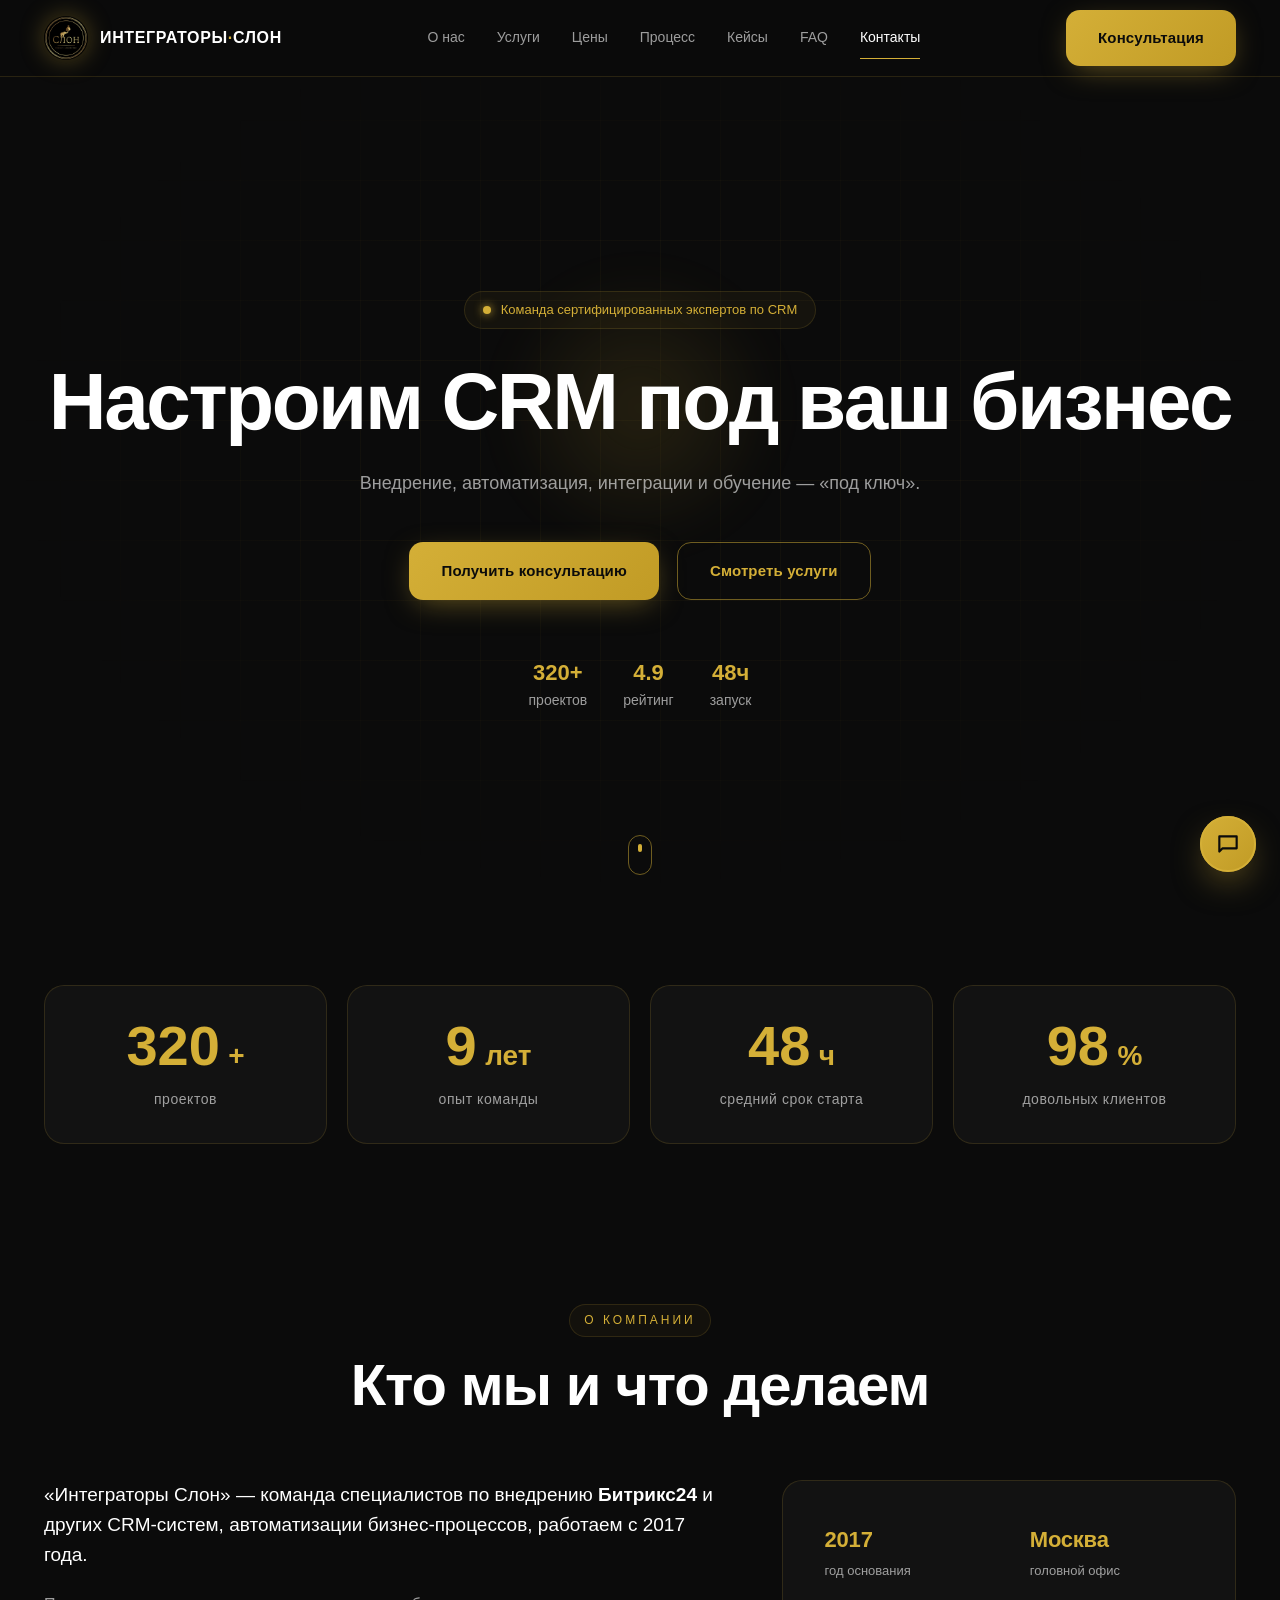
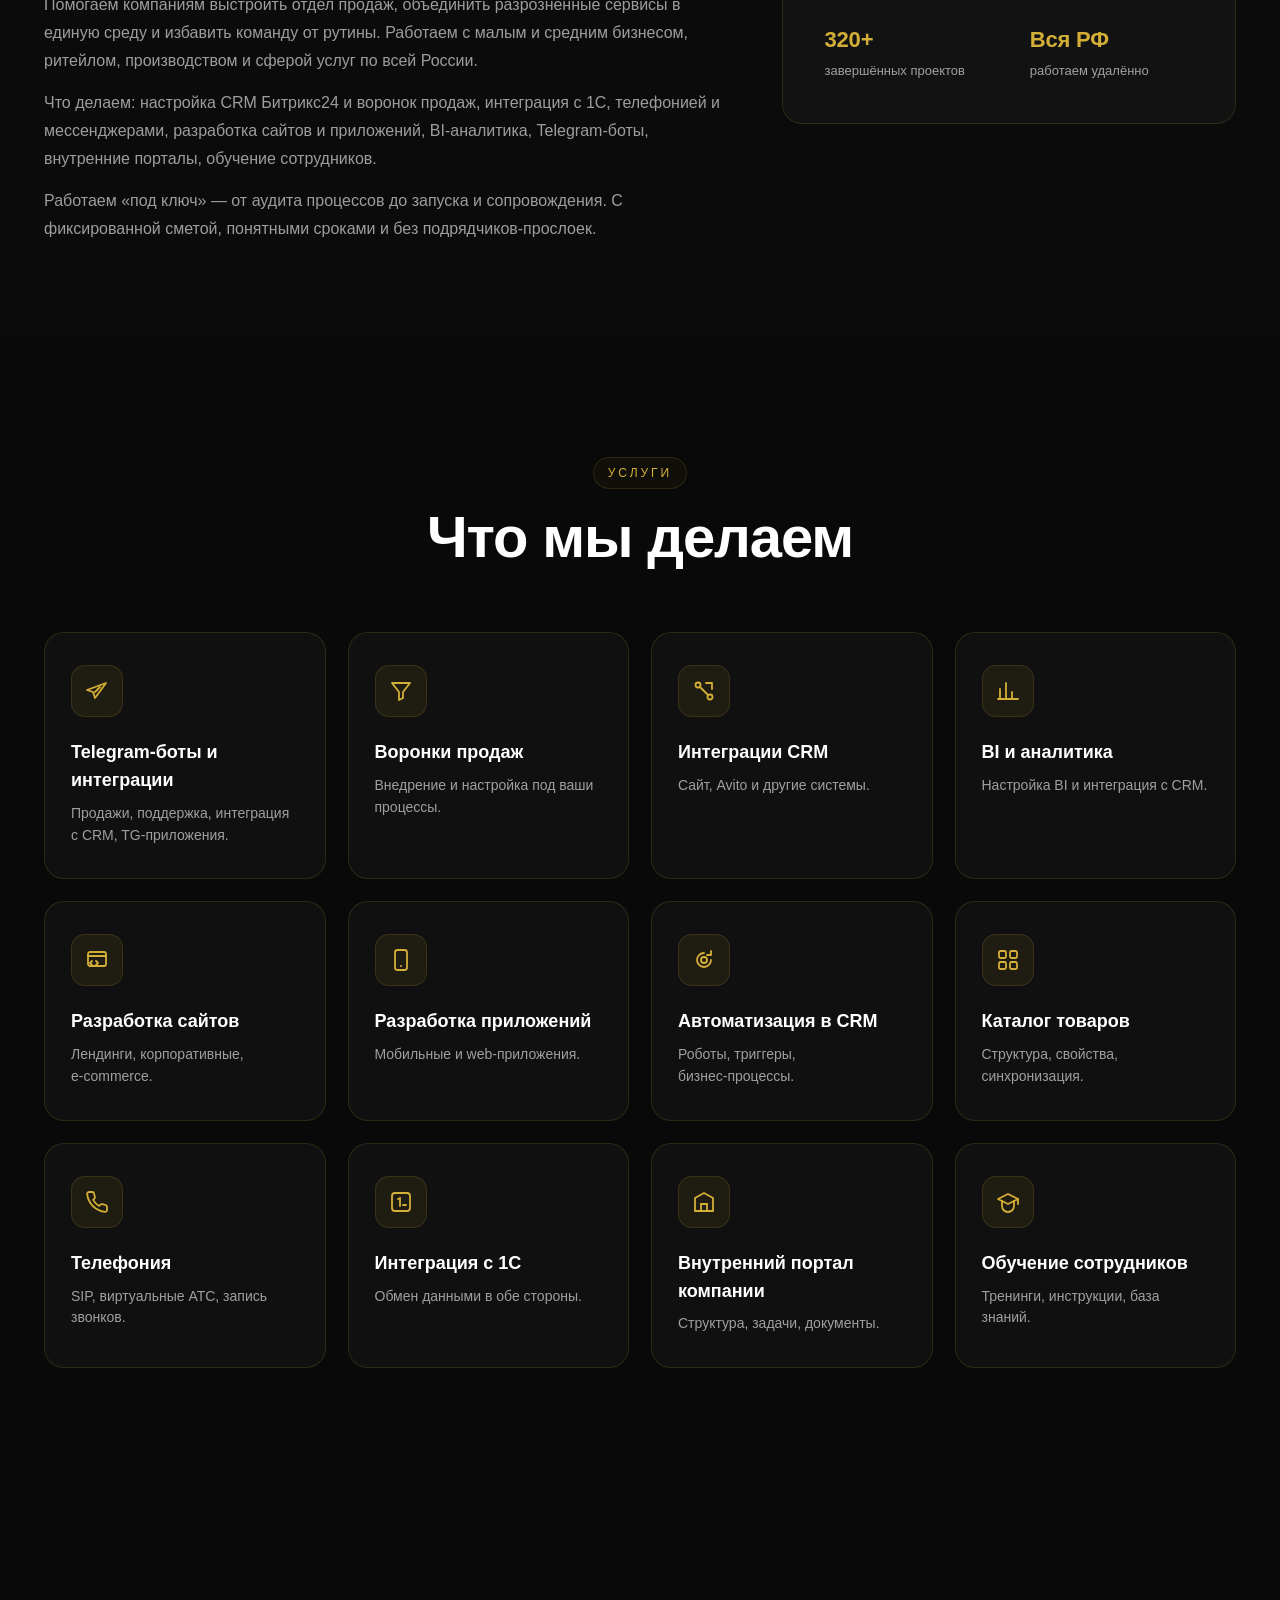
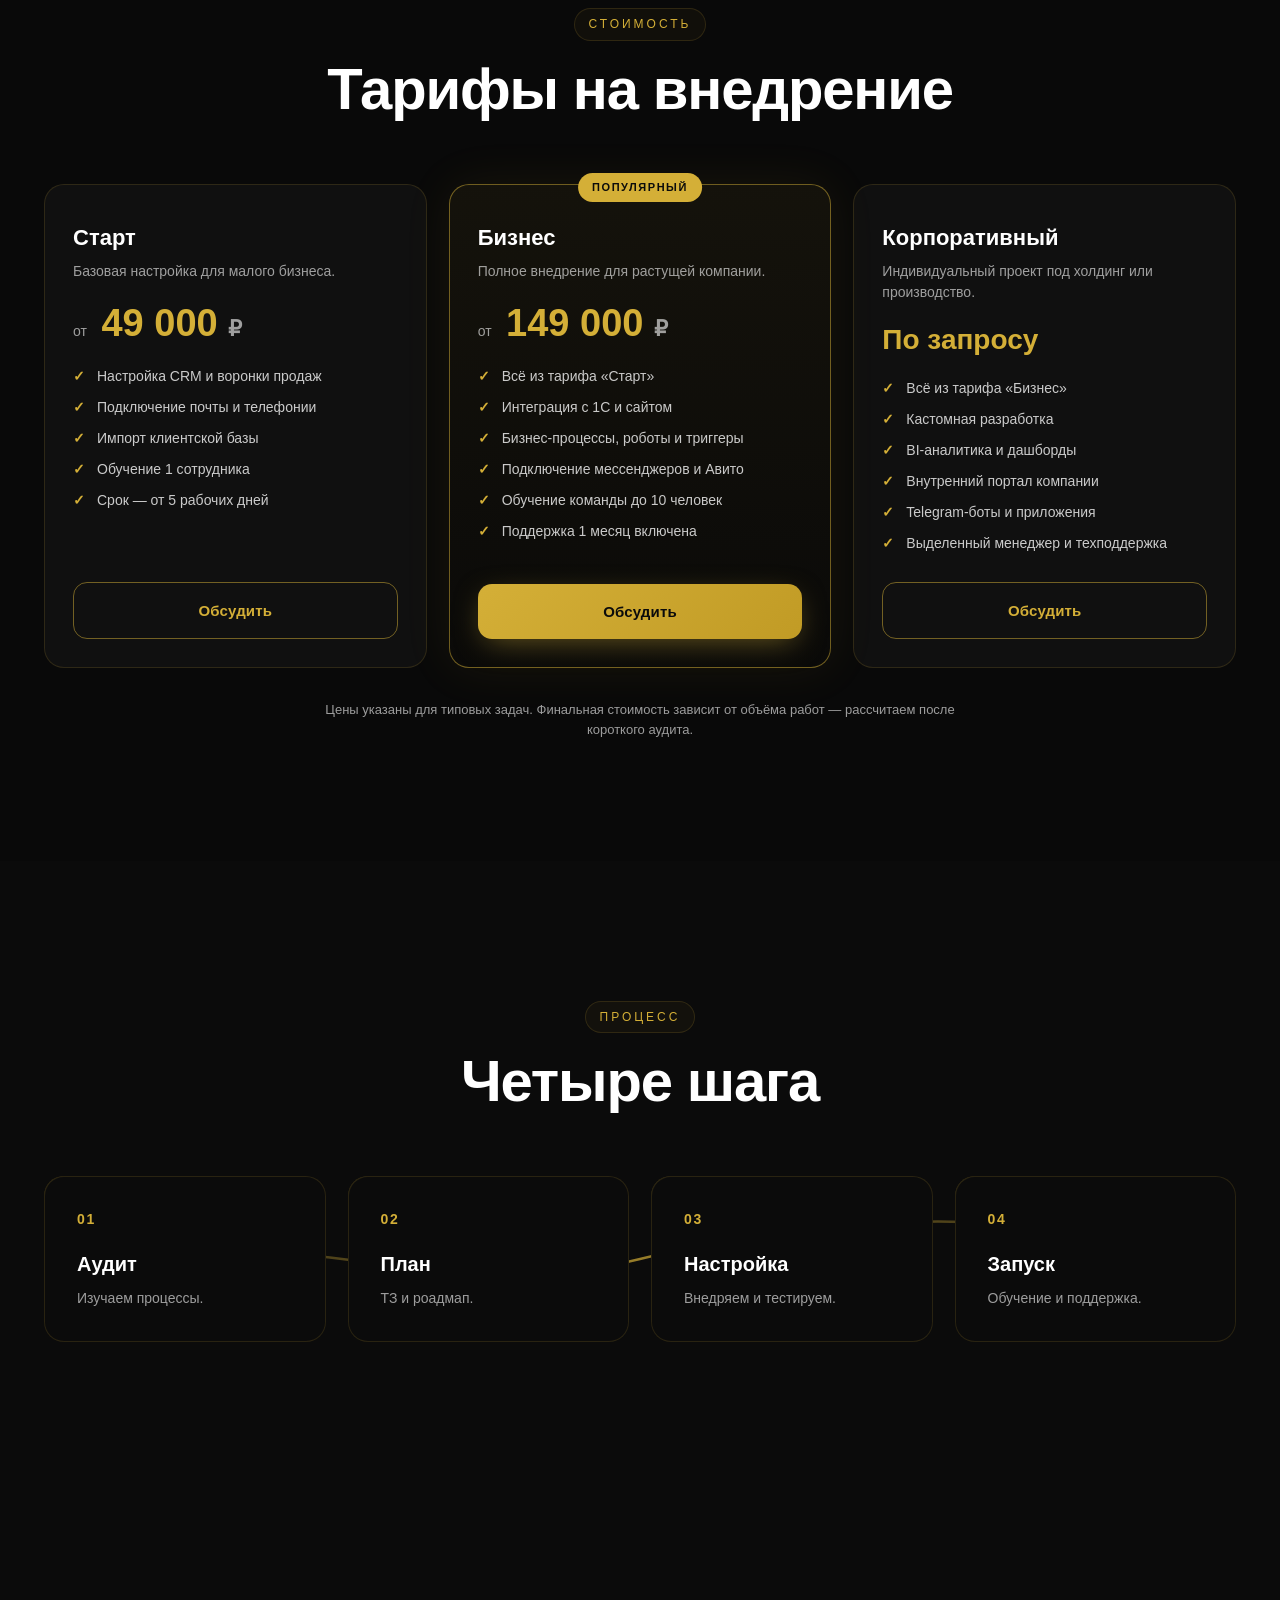
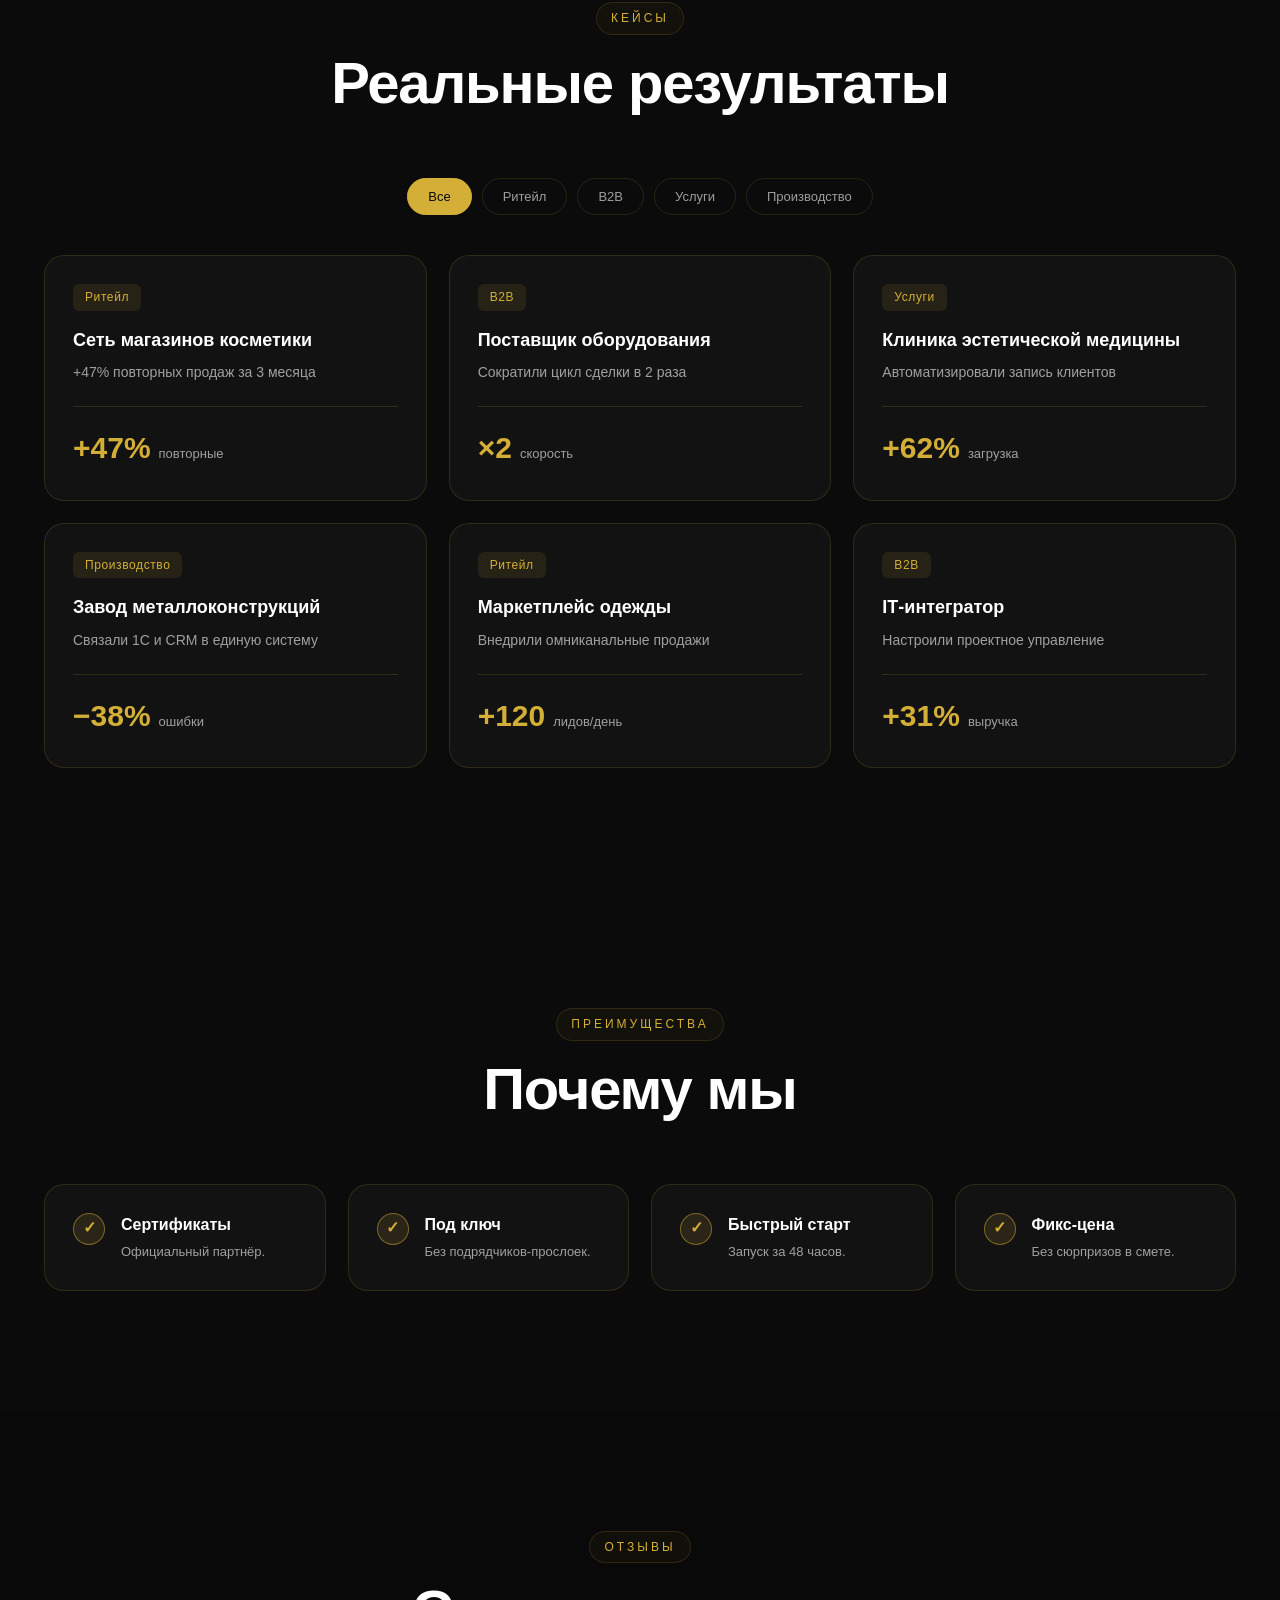
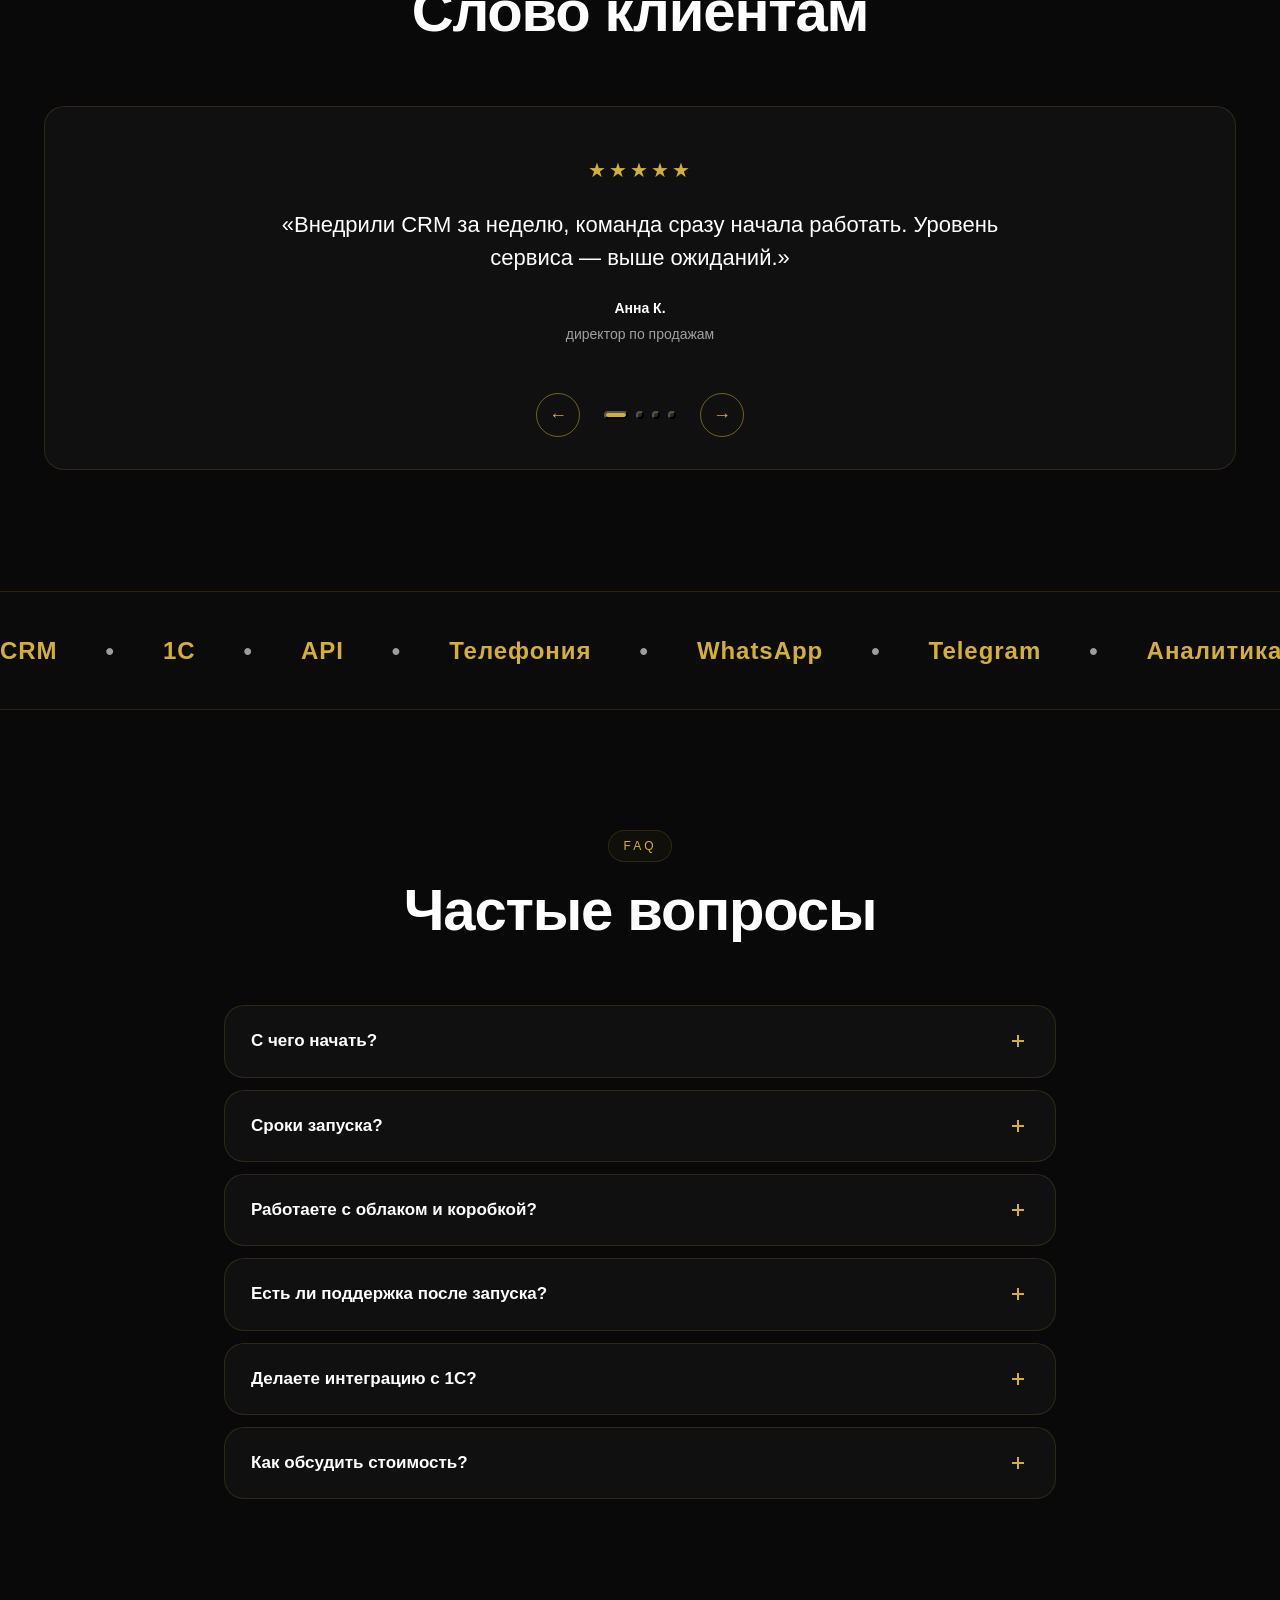
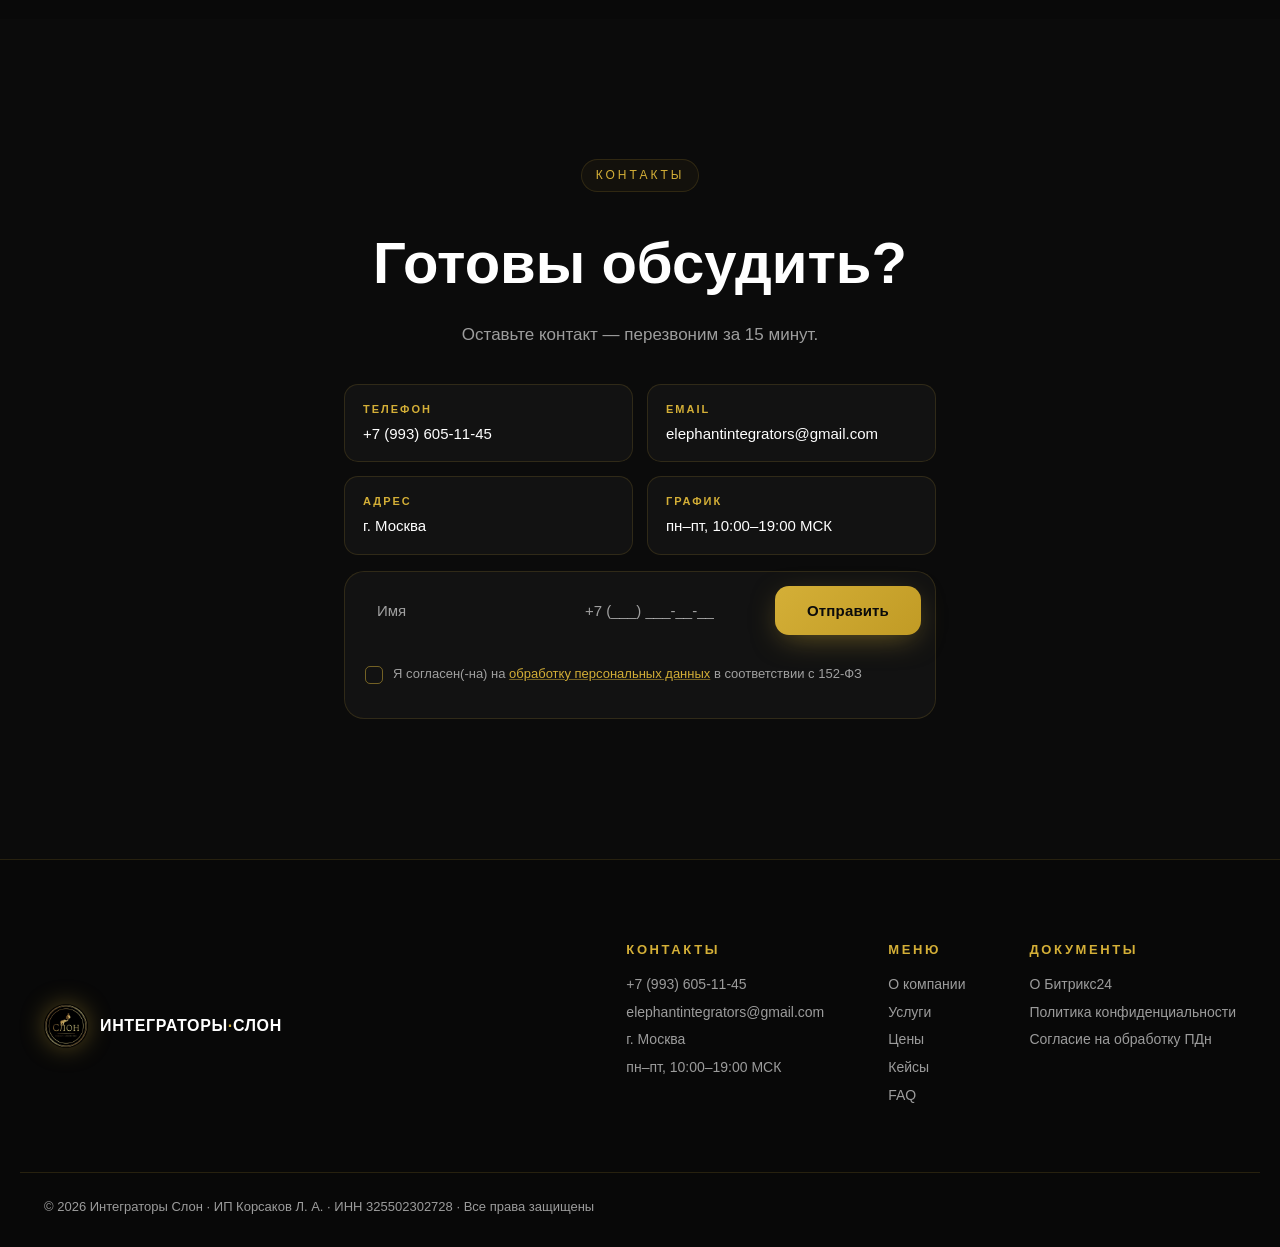
<file: index.html>
<!doctype html>
<html lang="ru">
    <head>
        <meta charset="UTF-8" />
        <meta name="viewport" content="width=device-width, initial-scale=1.0" />
        <meta
            name="description"
            content="Интеграторы Слон — внедрение и настройка CRM, автоматизация бизнес-процессов, интеграции с 1С и телефонией, разработка сайтов и приложений, обучение сотрудников."
        />
        <meta name="theme-color" content="#0B0B0B" />
        <meta name="yandex-verification" content="e3dbb42429a8b015" />
        <meta
            http-equiv="Content-Security-Policy"
            content="default-src 'self'; style-src 'self' 'unsafe-inline' https://fonts.googleapis.com; font-src https://fonts.gstatic.com; script-src 'self'; img-src 'self' data:; connect-src 'self';"
        />
        <title>Интеграторы Слон — внедрение CRM и автоматизация бизнеса</title>
        <link
            rel="icon"
            href="data:image/svg+xml,%3Csvg xmlns='http://www.w3.org/2000/svg' viewBox='0 0 24 24'%3E%3Crect width='24' height='24' rx='6' fill='%23D4AF37'/%3E%3Ctext x='12' y='17' font-family='Inter,sans-serif' font-size='14' font-weight='800' text-anchor='middle' fill='%230B0B0B'%3EС%3C/text%3E%3C/svg%3E"
        />
        <link rel="preconnect" href="https://fonts.googleapis.com" />
        <link rel="preconnect" href="https://fonts.gstatic.com" crossorigin />
        <link
            href="https://fonts.googleapis.com/css2?family=Inter:wght@300;400;500;600;700;800&family=Space+Grotesk:wght@500;600;700&display=swap"
            rel="stylesheet"
        />
        <meta
            http-equiv="Cache-Control"
            content="no-cache, no-store, must-revalidate"
        />
        <meta http-equiv="Pragma" content="no-cache" />
        <meta http-equiv="Expires" content="0" />
        <link rel="stylesheet" href="styles.css?v=9" />
    </head>
    <body>
        <!-- Skip link for keyboard nav -->
        <a class="skip-link" href="#main">Перейти к содержимому</a>

        <!-- Preloader -->
        <div class="preloader" id="preloader" aria-hidden="true">
            <div class="preloader__logo" role="img" aria-label="Логотип"></div>
            <div class="preloader__bar">
                <div class="preloader__fill" id="preloaderFill"></div>
            </div>
            <div class="preloader__txt">
                Загрузка <span id="preloaderPct">0</span>%
            </div>
        </div>

        <!-- Scroll progress -->
        <div
            class="scroll-progress"
            id="scrollProgress"
            aria-hidden="true"
        ></div>

        <!-- Custom cursor -->
        <div class="cursor" id="cursor" aria-hidden="true">
            <div class="cursor__dot"></div>
            <div class="cursor__ring"></div>
        </div>

        <!-- Background layers -->
        <div class="bg-grid" aria-hidden="true"></div>
        <div class="bg-mesh" aria-hidden="true">
            <span></span><span></span><span></span>
        </div>
        <canvas id="particles" aria-hidden="true"></canvas>

        <header class="header" id="header">
            <div class="container header__inner">
                <a
                    href="#"
                    class="logo"
                    aria-label="Интеграторы Слон — на главную"
                >
                    <span class="logo__mark" aria-hidden="true"></span>
                    <span class="logo__text"
                        >ИНТЕГРАТОРЫ<span class="logo__dot">·</span>СЛОН</span
                    >
                </a>
                <nav class="nav" id="nav" aria-label="Главное меню">
                    <a href="#about" data-spy="about">О нас</a>
                    <a href="#services" data-spy="services">Услуги</a>
                    <a href="#pricing" data-spy="pricing">Цены</a>
                    <a href="#process" data-spy="process">Процесс</a>
                    <a href="#cases" data-spy="cases">Кейсы</a>
                    <a href="#faq" data-spy="faq">FAQ</a>
                    <a href="#cta" data-spy="cta">Контакты</a>
                </nav>
                <a
                    href="#cta"
                    class="btn btn--primary header__cta magnetic"
                    data-magnetic
                    >Консультация</a
                >
                <button
                    class="burger"
                    id="burger"
                    aria-label="Открыть меню"
                    aria-expanded="false"
                >
                    <span></span><span></span><span></span>
                </button>
            </div>
        </header>

        <main id="main">
            <section class="hero" data-parallax>
                <div class="hero__glow" data-parallax-speed="0.2"></div>

                <div
                    class="cube-stage"
                    data-parallax-speed="0.4"
                    aria-hidden="true"
                >
                    <div class="cube">
                        <div class="cube__face cube__face--front">С</div>
                        <div class="cube__face cube__face--back">★</div>
                        <div class="cube__face cube__face--right">CRM</div>
                        <div class="cube__face cube__face--left">1С</div>
                        <div class="cube__face cube__face--top">API</div>
                        <div class="cube__face cube__face--bottom">PRO</div>
                    </div>
                </div>

                <div class="container hero__inner">
                    <div class="hero__tag reveal">
                        <span class="hero__tag-dot"></span>
                        Команда сертифицированных экспертов по CRM
                    </div>
                    <h1 class="hero__title reveal" data-split>
                        Настроим CRM под ваш бизнес
                    </h1>
                    <p class="hero__sub reveal">
                        Внедрение, автоматизация, интеграции и обучение — «под
                        ключ».
                    </p>
                    <div class="hero__actions reveal">
                        <a
                            href="#cta"
                            class="btn btn--primary magnetic"
                            data-magnetic
                            >Получить консультацию</a
                        >
                        <a
                            href="#services"
                            class="btn btn--ghost magnetic"
                            data-magnetic
                            >Смотреть услуги</a
                        >
                    </div>
                    <div class="hero__mini reveal">
                        <div><strong>320+</strong> проектов</div>
                        <div><strong>4.9</strong> рейтинг</div>
                        <div><strong>48ч</strong> запуск</div>
                    </div>
                </div>
                <div class="scroll-hint" aria-hidden="true"><span></span></div>
            </section>

            <section class="stats">
                <div class="container stats__grid">
                    <div class="stat-card reveal">
                        <div class="stat-card__num" data-count="320">0</div>
                        <div class="stat-card__plus">+</div>
                        <div class="stat-card__label">проектов</div>
                    </div>
                    <div class="stat-card reveal">
                        <div class="stat-card__num" data-count="9">0</div>
                        <div class="stat-card__plus">лет</div>
                        <div class="stat-card__label">опыт команды</div>
                    </div>
                    <div class="stat-card reveal">
                        <div class="stat-card__num" data-count="48">0</div>
                        <div class="stat-card__plus">ч</div>
                        <div class="stat-card__label">средний срок старта</div>
                    </div>
                    <div class="stat-card reveal">
                        <div class="stat-card__num" data-count="98">0</div>
                        <div class="stat-card__plus">%</div>
                        <div class="stat-card__label">довольных клиентов</div>
                    </div>
                </div>
            </section>

            <section class="about" id="about">
                <div class="container">
                    <div class="section-head reveal">
                        <span class="eyebrow">О компании</span>
                        <h2>Кто мы и что делаем</h2>
                    </div>
                    <div class="about__grid">
                        <div class="about__text reveal">
                            <p class="about__lead">
                                «Интеграторы Слон» — команда специалистов по
                                внедрению <b id="bitrix24">Битрикс24</b> и
                                других CRM‑систем, автоматизации
                                бизнес‑процессов, работаем с 2017 года.
                            </p>
                            <p>
                                Помогаем компаниям выстроить отдел продаж,
                                объединить разрозненные сервисы в единую среду и
                                избавить команду от рутины. Работаем с малым и
                                средним бизнесом, ритейлом, производством и
                                сферой услуг по всей России.
                            </p>
                            <p>
                                Что делаем: настройка CRM Битрикс24 и воронок
                                продаж, интеграция с 1С, телефонией и
                                мессенджерами, разработка сайтов и приложений,
                                BI‑аналитика, Telegram‑боты, внутренние порталы,
                                обучение сотрудников.
                            </p>
                            <p>
                                Работаем «под ключ» — от аудита процессов до
                                запуска и сопровождения. С фиксированной сметой,
                                понятными сроками и без подрядчиков‑прослоек.
                            </p>
                        </div>
                        <ul class="about__facts reveal">
                            <li><b>2017</b><span>год основания</span></li>
                            <li><b>Москва</b><span>головной офис</span></li>
                            <li>
                                <b>320+</b><span>завершённых проектов</span>
                            </li>
                            <li><b>Вся РФ</b><span>работаем удалённо</span></li>
                        </ul>
                    </div>
                </div>
            </section>

            <section class="services" id="services">
                <div class="container">
                    <div class="section-head reveal">
                        <span class="eyebrow">Услуги</span>
                        <h2>Что мы делаем</h2>
                    </div>

                    <div class="services__grid">
                        <article class="srv tilt reveal" data-modal="tg">
                            <div class="srv__icon">
                                <svg viewBox="0 0 24 24" fill="none">
                                    <path
                                        d="M21 4L2 11l6 2 2 6 11-15z"
                                        stroke="currentColor"
                                        stroke-width="1.8"
                                        stroke-linejoin="round"
                                    />
                                    <path
                                        d="M10 13l5-5"
                                        stroke="currentColor"
                                        stroke-width="1.8"
                                        stroke-linecap="round"
                                    />
                                </svg>
                            </div>
                            <h3>Telegram‑боты и интеграции</h3>
                            <p>
                                Продажи, поддержка, интеграция с CRM,
                                TG‑приложения.
                            </p>
                            <span class="srv__arrow">→</span>
                        </article>

                        <article class="srv tilt reveal" data-modal="funnel">
                            <div class="srv__icon">
                                <svg viewBox="0 0 24 24" fill="none">
                                    <path
                                        d="M3 4h18l-7 9v6l-4 2v-8L3 4z"
                                        stroke="currentColor"
                                        stroke-width="1.8"
                                        stroke-linejoin="round"
                                    />
                                </svg>
                            </div>
                            <h3>Воронки продаж</h3>
                            <p>Внедрение и настройка под ваши процессы.</p>
                            <span class="srv__arrow">→</span>
                        </article>

                        <article class="srv tilt reveal" data-modal="integ">
                            <div class="srv__icon">
                                <svg viewBox="0 0 24 24" fill="none">
                                    <circle
                                        cx="6"
                                        cy="6"
                                        r="2.5"
                                        stroke="currentColor"
                                        stroke-width="1.8"
                                    />
                                    <circle
                                        cx="18"
                                        cy="18"
                                        r="2.5"
                                        stroke="currentColor"
                                        stroke-width="1.8"
                                    />
                                    <path
                                        d="M8 8l8 8"
                                        stroke="currentColor"
                                        stroke-width="1.8"
                                        stroke-linecap="round"
                                    />
                                    <path
                                        d="M14 4h6v6"
                                        stroke="currentColor"
                                        stroke-width="1.8"
                                        stroke-linecap="round"
                                        stroke-linejoin="round"
                                    />
                                </svg>
                            </div>
                            <h3>Интеграции CRM</h3>
                            <p>Сайт, Avito и другие системы.</p>
                            <span class="srv__arrow">→</span>
                        </article>

                        <article class="srv tilt reveal" data-modal="bi">
                            <div class="srv__icon">
                                <svg viewBox="0 0 24 24" fill="none">
                                    <path
                                        d="M4 20V10M10 20V4M16 20v-7M22 20H2"
                                        stroke="currentColor"
                                        stroke-width="1.8"
                                        stroke-linecap="round"
                                    />
                                </svg>
                            </div>
                            <h3>BI и аналитика</h3>
                            <p>Настройка BI и интеграция с CRM.</p>
                            <span class="srv__arrow">→</span>
                        </article>

                        <article class="srv tilt reveal" data-modal="web">
                            <div class="srv__icon">
                                <svg viewBox="0 0 24 24" fill="none">
                                    <rect
                                        x="3"
                                        y="4"
                                        width="18"
                                        height="14"
                                        rx="2"
                                        stroke="currentColor"
                                        stroke-width="1.8"
                                    />
                                    <path
                                        d="M3 8h18M7 13l-2 2 2 2M11 13l2 2-2 2"
                                        stroke="currentColor"
                                        stroke-width="1.8"
                                        stroke-linecap="round"
                                        stroke-linejoin="round"
                                    />
                                </svg>
                            </div>
                            <h3>Разработка сайтов</h3>
                            <p>Лендинги, корпоративные, e‑commerce.</p>
                            <span class="srv__arrow">→</span>
                        </article>

                        <article class="srv tilt reveal" data-modal="app">
                            <div class="srv__icon">
                                <svg viewBox="0 0 24 24" fill="none">
                                    <rect
                                        x="6"
                                        y="2"
                                        width="12"
                                        height="20"
                                        rx="2.5"
                                        stroke="currentColor"
                                        stroke-width="1.8"
                                    />
                                    <circle
                                        cx="12"
                                        cy="18"
                                        r="1"
                                        fill="currentColor"
                                    />
                                </svg>
                            </div>
                            <h3>Разработка приложений</h3>
                            <p>Мобильные и web‑приложения.</p>
                            <span class="srv__arrow">→</span>
                        </article>

                        <article class="srv tilt reveal" data-modal="auto">
                            <div class="srv__icon">
                                <svg viewBox="0 0 24 24" fill="none">
                                    <circle
                                        cx="12"
                                        cy="12"
                                        r="3"
                                        stroke="currentColor"
                                        stroke-width="1.8"
                                    />
                                    <path
                                        d="M19 12a7 7 0 11-7-7M19 3v4h-4"
                                        stroke="currentColor"
                                        stroke-width="1.8"
                                        stroke-linecap="round"
                                        stroke-linejoin="round"
                                    />
                                </svg>
                            </div>
                            <h3>Автоматизация в CRM</h3>
                            <p>Роботы, триггеры, бизнес‑процессы.</p>
                            <span class="srv__arrow">→</span>
                        </article>

                        <article class="srv tilt reveal" data-modal="catalog">
                            <div class="srv__icon">
                                <svg viewBox="0 0 24 24" fill="none">
                                    <rect
                                        x="3"
                                        y="3"
                                        width="7"
                                        height="7"
                                        rx="1.5"
                                        stroke="currentColor"
                                        stroke-width="1.8"
                                    />
                                    <rect
                                        x="14"
                                        y="3"
                                        width="7"
                                        height="7"
                                        rx="1.5"
                                        stroke="currentColor"
                                        stroke-width="1.8"
                                    />
                                    <rect
                                        x="3"
                                        y="14"
                                        width="7"
                                        height="7"
                                        rx="1.5"
                                        stroke="currentColor"
                                        stroke-width="1.8"
                                    />
                                    <rect
                                        x="14"
                                        y="14"
                                        width="7"
                                        height="7"
                                        rx="1.5"
                                        stroke="currentColor"
                                        stroke-width="1.8"
                                    />
                                </svg>
                            </div>
                            <h3>Каталог товаров</h3>
                            <p>Структура, свойства, синхронизация.</p>
                            <span class="srv__arrow">→</span>
                        </article>

                        <article class="srv tilt reveal" data-modal="phone">
                            <div class="srv__icon">
                                <svg viewBox="0 0 24 24" fill="none">
                                    <path
                                        d="M22 16.92v3a2 2 0 01-2.18 2 19.79 19.79 0 01-8.63-3.07 19.5 19.5 0 01-6-6A19.79 19.79 0 012.12 4.18 2 2 0 014.11 2h3a2 2 0 012 1.72c.13.96.37 1.9.72 2.81a2 2 0 01-.45 2.11L8.09 9.91a16 16 0 006 6l1.27-1.27a2 2 0 012.11-.45c.91.35 1.85.59 2.81.72A2 2 0 0122 16.92z"
                                        stroke="currentColor"
                                        stroke-width="1.8"
                                        stroke-linejoin="round"
                                    />
                                </svg>
                            </div>
                            <h3>Телефония</h3>
                            <p>SIP, виртуальные АТС, запись звонков.</p>
                            <span class="srv__arrow">→</span>
                        </article>

                        <article class="srv tilt reveal" data-modal="onec">
                            <div class="srv__icon">
                                <svg viewBox="0 0 24 24" fill="none">
                                    <rect
                                        x="3"
                                        y="3"
                                        width="18"
                                        height="18"
                                        rx="3"
                                        stroke="currentColor"
                                        stroke-width="1.8"
                                    />
                                    <path
                                        d="M9 9l2-1v8M14 15h3"
                                        stroke="currentColor"
                                        stroke-width="1.8"
                                        stroke-linecap="round"
                                        stroke-linejoin="round"
                                    />
                                </svg>
                            </div>
                            <h3>Интеграция с 1С</h3>
                            <p>Обмен данными в обе стороны.</p>
                            <span class="srv__arrow">→</span>
                        </article>

                        <article class="srv tilt reveal" data-modal="portal">
                            <div class="srv__icon">
                                <svg viewBox="0 0 24 24" fill="none">
                                    <path
                                        d="M3 21V8l9-5 9 5v13"
                                        stroke="currentColor"
                                        stroke-width="1.8"
                                        stroke-linejoin="round"
                                    />
                                    <path
                                        d="M9 21v-7h6v7M3 21h18"
                                        stroke="currentColor"
                                        stroke-width="1.8"
                                        stroke-linecap="round"
                                    />
                                </svg>
                            </div>
                            <h3>Внутренний портал компании</h3>
                            <p>Структура, задачи, документы.</p>
                            <span class="srv__arrow">→</span>
                        </article>

                        <article class="srv tilt reveal" data-modal="edu">
                            <div class="srv__icon">
                                <svg viewBox="0 0 24 24" fill="none">
                                    <path
                                        d="M2 9l10-5 10 5-10 5L2 9z"
                                        stroke="currentColor"
                                        stroke-width="1.8"
                                        stroke-linejoin="round"
                                    />
                                    <path
                                        d="M6 11v5a6 6 0 0012 0v-5M22 9v5"
                                        stroke="currentColor"
                                        stroke-width="1.8"
                                        stroke-linecap="round"
                                    />
                                </svg>
                            </div>
                            <h3>Обучение сотрудников</h3>
                            <p>Тренинги, инструкции, база знаний.</p>
                            <span class="srv__arrow">→</span>
                        </article>
                    </div>
                </div>
            </section>

            <section class="pricing" id="pricing">
                <div class="container">
                    <div class="section-head reveal">
                        <span class="eyebrow">Стоимость</span>
                        <h2>Тарифы на внедрение</h2>
                    </div>
                    <div class="pricing__grid">
                        <article class="tariff reveal">
                            <div class="tariff__name">Старт</div>
                            <p class="tariff__desc">
                                Базовая настройка для малого бизнеса.
                            </p>
                            <div class="tariff__price">
                                <span class="tariff__from">от</span> 49 000
                                <span class="tariff__cur">₽</span>
                            </div>
                            <ul class="tariff__list">
                                <li>Настройка CRM и воронки продаж</li>
                                <li>Подключение почты и телефонии</li>
                                <li>Импорт клиентской базы</li>
                                <li>Обучение 1 сотрудника</li>
                                <li>Срок — от 5 рабочих дней</li>
                            </ul>
                            <a href="#cta" class="btn btn--ghost">Обсудить</a>
                        </article>

                        <article class="tariff tariff--featured reveal">
                            <div class="tariff__badge">Популярный</div>
                            <div class="tariff__name">Бизнес</div>
                            <p class="tariff__desc">
                                Полное внедрение для растущей компании.
                            </p>
                            <div class="tariff__price">
                                <span class="tariff__from">от</span> 149 000
                                <span class="tariff__cur">₽</span>
                            </div>
                            <ul class="tariff__list">
                                <li>Всё из тарифа «Старт»</li>
                                <li>Интеграция с 1С и сайтом</li>
                                <li>Бизнес‑процессы, роботы и триггеры</li>
                                <li>Подключение мессенджеров и Авито</li>
                                <li>Обучение команды до 10 человек</li>
                                <li>Поддержка 1 месяц включена</li>
                            </ul>
                            <a
                                href="#cta"
                                class="btn btn--primary magnetic"
                                data-magnetic
                                >Обсудить</a
                            >
                        </article>

                        <article class="tariff reveal">
                            <div class="tariff__name">Корпоративный</div>
                            <p class="tariff__desc">
                                Индивидуальный проект под холдинг или
                                производство.
                            </p>
                            <div class="tariff__price tariff__price--text">
                                По запросу
                            </div>
                            <ul class="tariff__list">
                                <li>Всё из тарифа «Бизнес»</li>
                                <li>Кастомная разработка</li>
                                <li>BI‑аналитика и дашборды</li>
                                <li>Внутренний портал компании</li>
                                <li>Telegram‑боты и приложения</li>
                                <li>Выделенный менеджер и техподдержка</li>
                            </ul>
                            <a href="#cta" class="btn btn--ghost">Обсудить</a>
                        </article>
                    </div>
                    <p class="pricing__note reveal">
                        Цены указаны для типовых задач. Финальная стоимость
                        зависит от объёма работ — рассчитаем после короткого
                        аудита.
                    </p>
                </div>
            </section>

            <section class="process" id="process">
                <div class="container">
                    <div class="section-head reveal">
                        <span class="eyebrow">Процесс</span>
                        <h2>Четыре шага</h2>
                    </div>

                    <div class="process__wrap">
                        <svg
                            class="process__svg"
                            viewBox="0 0 1200 80"
                            preserveAspectRatio="none"
                            aria-hidden="true"
                        >
                            <defs>
                                <linearGradient
                                    id="lineGrad"
                                    x1="0"
                                    y1="0"
                                    x2="1"
                                    y2="0"
                                >
                                    <stop
                                        offset="0"
                                        stop-color="#D4AF37"
                                        stop-opacity="0"
                                    />
                                    <stop
                                        offset=".5"
                                        stop-color="#D4AF37"
                                        stop-opacity=".7"
                                    />
                                    <stop
                                        offset="1"
                                        stop-color="#D4AF37"
                                        stop-opacity="0"
                                    />
                                </linearGradient>
                            </defs>
                            <path
                                id="processPath"
                                d="M0 40 C 200 0, 400 80, 600 40 S 1000 0, 1200 40"
                                stroke="url(#lineGrad)"
                                stroke-width="2"
                                fill="none"
                                stroke-dasharray="2000"
                                stroke-dashoffset="2000"
                            />
                        </svg>
                        <div class="process__grid">
                            <div class="step reveal">
                                <div class="step__num">01</div>
                                <h3>Аудит</h3>
                                <p>Изучаем процессы.</p>
                            </div>
                            <div class="step reveal">
                                <div class="step__num">02</div>
                                <h3>План</h3>
                                <p>ТЗ и роадмап.</p>
                            </div>
                            <div class="step reveal">
                                <div class="step__num">03</div>
                                <h3>Настройка</h3>
                                <p>Внедряем и тестируем.</p>
                            </div>
                            <div class="step reveal">
                                <div class="step__num">04</div>
                                <h3>Запуск</h3>
                                <p>Обучение и поддержка.</p>
                            </div>
                        </div>
                    </div>
                </div>
            </section>

            <section class="cases" id="cases">
                <div class="container">
                    <div class="section-head reveal">
                        <span class="eyebrow">Кейсы</span>
                        <h2>Реальные результаты</h2>
                    </div>

                    <div
                        class="cases__filter reveal"
                        role="tablist"
                        aria-label="Фильтр кейсов"
                    >
                        <button class="case-filter is-active" data-filter="all">
                            Все
                        </button>
                        <button class="case-filter" data-filter="retail">
                            Ритейл
                        </button>
                        <button class="case-filter" data-filter="b2b">
                            B2B
                        </button>
                        <button class="case-filter" data-filter="service">
                            Услуги
                        </button>
                        <button class="case-filter" data-filter="prod">
                            Производство
                        </button>
                    </div>

                    <div class="cases__grid" id="casesGrid">
                        <article class="case-card reveal" data-cat="retail">
                            <div class="case-card__tag">Ритейл</div>
                            <h3>Сеть магазинов косметики</h3>
                            <p>+47% повторных продаж за 3 месяца</p>
                            <div class="case-card__metric">
                                <b>+47%</b><span>повторные</span>
                            </div>
                        </article>
                        <article class="case-card reveal" data-cat="b2b">
                            <div class="case-card__tag">B2B</div>
                            <h3>Поставщик оборудования</h3>
                            <p>Сократили цикл сделки в 2 раза</p>
                            <div class="case-card__metric">
                                <b>×2</b><span>скорость</span>
                            </div>
                        </article>
                        <article class="case-card reveal" data-cat="service">
                            <div class="case-card__tag">Услуги</div>
                            <h3>Клиника эстетической медицины</h3>
                            <p>Автоматизировали запись клиентов</p>
                            <div class="case-card__metric">
                                <b>+62%</b><span>загрузка</span>
                            </div>
                        </article>
                        <article class="case-card reveal" data-cat="prod">
                            <div class="case-card__tag">Производство</div>
                            <h3>Завод металлоконструкций</h3>
                            <p>Связали 1С и CRM в единую систему</p>
                            <div class="case-card__metric">
                                <b>−38%</b><span>ошибки</span>
                            </div>
                        </article>
                        <article class="case-card reveal" data-cat="retail">
                            <div class="case-card__tag">Ритейл</div>
                            <h3>Маркетплейс одежды</h3>
                            <p>Внедрили омниканальные продажи</p>
                            <div class="case-card__metric">
                                <b>+120</b><span>лидов/день</span>
                            </div>
                        </article>
                        <article class="case-card reveal" data-cat="b2b">
                            <div class="case-card__tag">B2B</div>
                            <h3>IT‑интегратор</h3>
                            <p>Настроили проектное управление</p>
                            <div class="case-card__metric">
                                <b>+31%</b><span>выручка</span>
                            </div>
                        </article>
                    </div>
                </div>
            </section>

            <section class="advantages" id="advantages">
                <div class="container">
                    <div class="section-head reveal">
                        <span class="eyebrow">Преимущества</span>
                        <h2>Почему мы</h2>
                    </div>
                    <div class="adv__grid">
                        <div class="adv reveal">
                            <span class="adv__check">✓</span>
                            <div>
                                <h3>Сертификаты</h3>
                                <p>Официальный партнёр.</p>
                            </div>
                        </div>
                        <div class="adv reveal">
                            <span class="adv__check">✓</span>
                            <div>
                                <h3>Под ключ</h3>
                                <p>Без подрядчиков‑прослоек.</p>
                            </div>
                        </div>
                        <div class="adv reveal">
                            <span class="adv__check">✓</span>
                            <div>
                                <h3>Быстрый старт</h3>
                                <p>Запуск за 48 часов.</p>
                            </div>
                        </div>
                        <div class="adv reveal">
                            <span class="adv__check">✓</span>
                            <div>
                                <h3>Фикс‑цена</h3>
                                <p>Без сюрпризов в смете.</p>
                            </div>
                        </div>
                    </div>
                </div>
            </section>

            <section class="reviews" id="reviews">
                <div class="container">
                    <div class="section-head reveal">
                        <span class="eyebrow">Отзывы</span>
                        <h2>Слово клиентам</h2>
                    </div>
                    <div class="reviews__slider reveal" id="reviewsSlider">
                        <div class="reviews__track" id="reviewsTrack">
                            <figure class="review">
                                <div class="review__stars">★★★★★</div>
                                <blockquote>
                                    «Внедрили CRM за неделю, команда сразу
                                    начала работать. Уровень сервиса — выше
                                    ожиданий.»
                                </blockquote>
                                <figcaption>
                                    <strong>Анна К.</strong
                                    ><span>директор по продажам</span>
                                </figcaption>
                            </figure>
                            <figure class="review">
                                <div class="review__stars">★★★★★</div>
                                <blockquote>
                                    «После интеграции с 1С — мы наконец-то видим
                                    всю картину по клиентам в одном окне.»
                                </blockquote>
                                <figcaption>
                                    <strong>Михаил Л.</strong
                                    ><span>CEO, B2B</span>
                                </figcaption>
                            </figure>
                            <figure class="review">
                                <div class="review__stars">★★★★★</div>
                                <blockquote>
                                    «Прозрачные сроки и фиксированный бюджет.
                                    Без неожиданных счетов в конце месяца.»
                                </blockquote>
                                <figcaption>
                                    <strong>Дарья В.</strong
                                    ><span>финансовый директор</span>
                                </figcaption>
                            </figure>
                            <figure class="review">
                                <div class="review__stars">★★★★★</div>
                                <blockquote>
                                    «Автоматизация процессов сэкономила команде
                                    около 30 часов в неделю.»
                                </blockquote>
                                <figcaption>
                                    <strong>Игорь С.</strong
                                    ><span>руководитель отдела</span>
                                </figcaption>
                            </figure>
                        </div>
                        <div class="reviews__nav">
                            <button
                                class="rev-btn"
                                id="revPrev"
                                aria-label="Предыдущий отзыв"
                            >
                                ←
                            </button>
                            <div class="rev-dots" id="revDots"></div>
                            <button
                                class="rev-btn"
                                id="revNext"
                                aria-label="Следующий отзыв"
                            >
                                →
                            </button>
                        </div>
                    </div>
                </div>
            </section>

            <section class="marquee" aria-hidden="true">
                <div class="marquee__track">
                    <span>CRM</span><span>•</span><span>1С</span><span>•</span
                    ><span>API</span><span>•</span> <span>Телефония</span
                    ><span>•</span><span>WhatsApp</span><span>•</span
                    ><span>Telegram</span><span>•</span> <span>Аналитика</span
                    ><span>•</span><span>Автоматизация</span><span>•</span>
                    <span>CRM</span><span>•</span><span>1С</span><span>•</span
                    ><span>API</span><span>•</span> <span>Телефония</span
                    ><span>•</span><span>WhatsApp</span><span>•</span
                    ><span>Telegram</span><span>•</span> <span>Аналитика</span
                    ><span>•</span><span>Автоматизация</span><span>•</span>
                </div>
            </section>

            <section class="faq" id="faq">
                <div class="container faq__wrap">
                    <div class="section-head reveal">
                        <span class="eyebrow">FAQ</span>
                        <h2>Частые вопросы</h2>
                    </div>
                    <div class="faq__list">
                        <details class="faq__item reveal">
                            <summary>
                                С чего начать?<span class="faq__plus"></span>
                            </summary>
                            <p>
                                Оставьте заявку — проведём бесплатную
                                консультацию и подготовим план работ под ваш
                                бизнес.
                            </p>
                        </details>
                        <details class="faq__item reveal">
                            <summary>
                                Сроки запуска?<span class="faq__plus"></span>
                            </summary>
                            <p>
                                Базовая конфигурация — 2–5 дней. Полное
                                внедрение — от 2 недель.
                            </p>
                        </details>
                        <details class="faq__item reveal">
                            <summary>
                                Работаете с облаком и коробкой?<span
                                    class="faq__plus"
                                ></span>
                            </summary>
                            <p>
                                Да, работаем как с облачными, так и с
                                коробочными версиями CRM.
                            </p>
                        </details>
                        <details class="faq__item reveal">
                            <summary>
                                Есть ли поддержка после запуска?<span
                                    class="faq__plus"
                                ></span>
                            </summary>
                            <p>
                                Да, сопровождаем проект и помогаем команде в
                                процессе.
                            </p>
                        </details>
                        <details class="faq__item reveal">
                            <summary>
                                Делаете интеграцию с 1С?<span
                                    class="faq__plus"
                                ></span>
                            </summary>
                            <p>
                                Да, настраиваем обмен с любой конфигурацией 1С.
                            </p>
                        </details>
                        <details class="faq__item reveal">
                            <summary>
                                Как обсудить стоимость?<span
                                    class="faq__plus"
                                ></span>
                            </summary>
                            <p>
                                Стоимость рассчитываем под задачу. Свяжитесь с
                                нами — обсудим объём работ.
                            </p>
                        </details>
                    </div>
                </div>
            </section>

            <section class="cta" id="cta">
                <div class="cta__glow"></div>
                <div class="container cta__inner">
                    <div class="reveal">
                        <span class="eyebrow">Контакты</span>
                        <h2>Готовы обсудить?</h2>
                        <p class="cta__sub">
                            Оставьте контакт — перезвоним за 15 минут.
                        </p>
                        <ul class="contacts">
                            <li>
                                <span class="contacts__lbl">Телефон</span>
                                <a href="tel:+79936051145" class="contacts__val"
                                    >+7 (993) 605‑11‑45</a
                                >
                            </li>
                            <li>
                                <span class="contacts__lbl">Email</span>
                                <a
                                    href="mailto:elephantintegrators@gmail.com"
                                    class="contacts__val"
                                    >elephantintegrators@gmail.com</a
                                >
                            </li>
                            <li>
                                <span class="contacts__lbl">Адрес</span>
                                <span class="contacts__val">г. Москва</span>
                            </li>
                            <li>
                                <span class="contacts__lbl">График</span>
                                <span class="contacts__val"
                                    >пн–пт, 10:00–19:00 МСК</span
                                >
                            </li>
                        </ul>
                    </div>
                    <form
                        class="cta__form reveal"
                        id="leadForm"
                        novalidate
                        autocomplete="on"
                    >
                        <div class="cta__fields">
                            <div class="field">
                                <input
                                    type="text"
                                    name="name"
                                    id="fName"
                                    placeholder="Имя"
                                    required
                                    minlength="2"
                                    maxlength="50"
                                    autocomplete="name"
                                    aria-label="Ваше имя"
                                />
                                <span class="field__err" id="errName"></span>
                            </div>
                            <div class="field">
                                <input
                                    type="tel"
                                    name="phone"
                                    id="fPhone"
                                    placeholder="+7 (___) ___‑__‑__"
                                    required
                                    autocomplete="tel"
                                    inputmode="tel"
                                    aria-label="Телефон"
                                />
                                <span class="field__err" id="errPhone"></span>
                            </div>
                            <button
                                type="submit"
                                class="btn btn--primary magnetic"
                                data-magnetic
                                id="leadSubmit"
                            >
                                Отправить
                            </button>
                        </div>
                        <!-- Honeypot -->
                        <input
                            type="text"
                            name="website"
                            class="honeypot"
                            tabindex="-1"
                            autocomplete="off"
                            aria-hidden="true"
                        />
                        <label class="agree field" for="fAgree">
                            <input
                                type="checkbox"
                                id="fAgree"
                                name="agree"
                                required
                            />
                            <span class="agree__box" aria-hidden="true"></span>
                            <span class="agree__text"
                                >Я согласен(‑на) на
                                <a href="https://integrators-elephant.bitrix24site.ru/privacy" target="_top">обработку персональных данных</a>
                                в соответствии с 152‑ФЗ</span
                            >
                        </label>
                        <span class="field__err" id="errAgree"></span>
                    </form>
                </div>
            </section>
        </main>

        <footer class="footer">
            <div class="container footer__inner">
                <div class="footer__brand">
                    <span class="logo__mark" aria-hidden="true"></span>
                    <span>ИНТЕГРАТОРЫ<span class="logo__dot">·</span>СЛОН</span>
                </div>
                <div class="footer__cols">
                    <div>
                        <h4>Контакты</h4>
                        <p><a href="tel:+79936051145">+7 (993) 605‑11‑45</a></p>
                        <p>
                            <a href="mailto:elephantintegrators@gmail.com"
                                >elephantintegrators@gmail.com</a
                            >
                        </p>
                        <p>г. Москва</p>
                        <p>пн–пт, 10:00–19:00 МСК</p>
                    </div>
                    <div>
                        <h4>Меню</h4>
                        <a href="#about">О компании</a>
                        <a href="#services">Услуги</a>
                        <a href="#pricing">Цены</a>
                        <a href="#cases">Кейсы</a>
                        <a href="#faq">FAQ</a>
                    </div>
                    <div>
                        <h4>Документы</h4>
                        <a href="bitrix24.html">О Битрикс24</a>
                        <a href="privacy.html">Политика конфиденциальности</a>
                        <a href="privacy.html#consent">Согласие на обработку ПДн</a>
                    </div>
                </div>
            </div>
            <div class="footer__bottom container">
                © 2026 Интеграторы Слон · ИП Корсаков Л. А. · ИНН 325502302728
                · Все права защищены
            </div>
        </footer>

        <!-- Floating UI -->
        <button class="back-top" id="backTop" aria-label="Наверх">↑</button>

        <button class="chat-fab" id="chatFab" aria-label="Открыть чат">
            <svg viewBox="0 0 24 24" fill="none" aria-hidden="true">
                <path
                    d="M4 5h16v11H7l-3 3V5z"
                    stroke="currentColor"
                    stroke-width="2"
                    stroke-linejoin="round"
                />
            </svg>
            <span class="chat-fab__pulse"></span>
        </button>

        <!-- Toast container -->
        <div
            class="toasts"
            id="toasts"
            aria-live="polite"
            aria-atomic="true"
        ></div>

        <!-- Modal -->
        <div
            class="modal"
            id="modal"
            aria-hidden="true"
            role="dialog"
            aria-modal="true"
            aria-labelledby="modalTitle"
        >
            <div class="modal__backdrop" data-close></div>
            <div class="modal__panel">
                <button class="modal__close" data-close aria-label="Закрыть">
                    ×
                </button>
                <h3 id="modalTitle">Заголовок</h3>
                <p id="modalText">Описание</p>
                <ul id="modalList"></ul>
                <a
                    href="#cta"
                    class="btn btn--primary magnetic"
                    data-magnetic
                    data-close
                    >Обсудить</a
                >
            </div>
        </div>

        <!-- Chat widget -->
        <div class="chat" id="chat" aria-hidden="true">
            <div class="chat__head">
                <div class="chat__title">Онлайн‑консультант</div>
                <button class="chat__close" id="chatClose" aria-label="Закрыть">
                    ×
                </button>
            </div>
            <div class="chat__body" id="chatBody"></div>
            <div class="chat__actions" id="chatActions"></div>
        </div>

        <!-- Audit popup -->
        <div
            class="popup"
            id="popup"
            aria-hidden="true"
            role="dialog"
            aria-modal="true"
            aria-labelledby="popupTitle"
        >
            <div class="popup__backdrop" data-popup-close></div>
            <div class="popup__panel">
                <button
                    class="popup__close"
                    data-popup-close
                    aria-label="Закрыть"
                >
                    ×
                </button>
                <div class="popup__badge">Бесплатно</div>
                <h3 id="popupTitle">Получите бесплатный аудит CRM</h3>
                <p class="popup__sub">
                    Разберём вашу систему и пришлём план улучшений за 1 день.
                </p>
                <form
                    class="popup__form"
                    id="popupForm"
                    novalidate
                    autocomplete="on"
                >
                    <div class="field">
                        <input
                            type="text"
                            name="name"
                            id="pName"
                            placeholder="Ваше имя"
                            required
                            minlength="2"
                            maxlength="50"
                            autocomplete="name"
                            aria-label="Имя"
                        />
                        <span class="field__err" id="pErrName"></span>
                    </div>
                    <div class="field">
                        <input
                            type="tel"
                            name="phone"
                            id="pPhone"
                            placeholder="+7 (___) ___‑__‑__"
                            required
                            autocomplete="tel"
                            inputmode="tel"
                            aria-label="Телефон"
                        />
                        <span class="field__err" id="pErrPhone"></span>
                    </div>
                    <div class="field">
                        <input
                            type="email"
                            name="email"
                            id="pEmail"
                            placeholder="Email"
                            autocomplete="email"
                            inputmode="email"
                            aria-label="Email"
                        />
                        <span class="field__err" id="pErrEmail"></span>
                    </div>
                    <!-- Honeypot -->
                    <input
                        type="text"
                        name="website"
                        class="honeypot"
                        tabindex="-1"
                        autocomplete="off"
                        aria-hidden="true"
                    />
                    <label class="agree field" for="pAgree">
                        <input
                            type="checkbox"
                            id="pAgree"
                            name="agree"
                            required
                        />
                        <span class="agree__box" aria-hidden="true"></span>
                        <span class="agree__text"
                            >Согласен(‑на) на
                            <a href="https://integrators-elephant.bitrix24site.ru/privacy" target="_top">обработку персональных данных</a>
                        </span
                        >
                    </label>
                    <span class="field__err" id="pErrAgree"></span>
                    <button
                        type="submit"
                        class="btn btn--primary"
                        id="popupSubmit"
                    >
                        Получить бесплатный аудит
                    </button>
                    <p class="popup__priv">Перезвоним в течение 15 минут</p>
                </form>
            </div>
        </div>

        <script src="app.js?v=9" defer></script>
    </body>
</html>
</file>
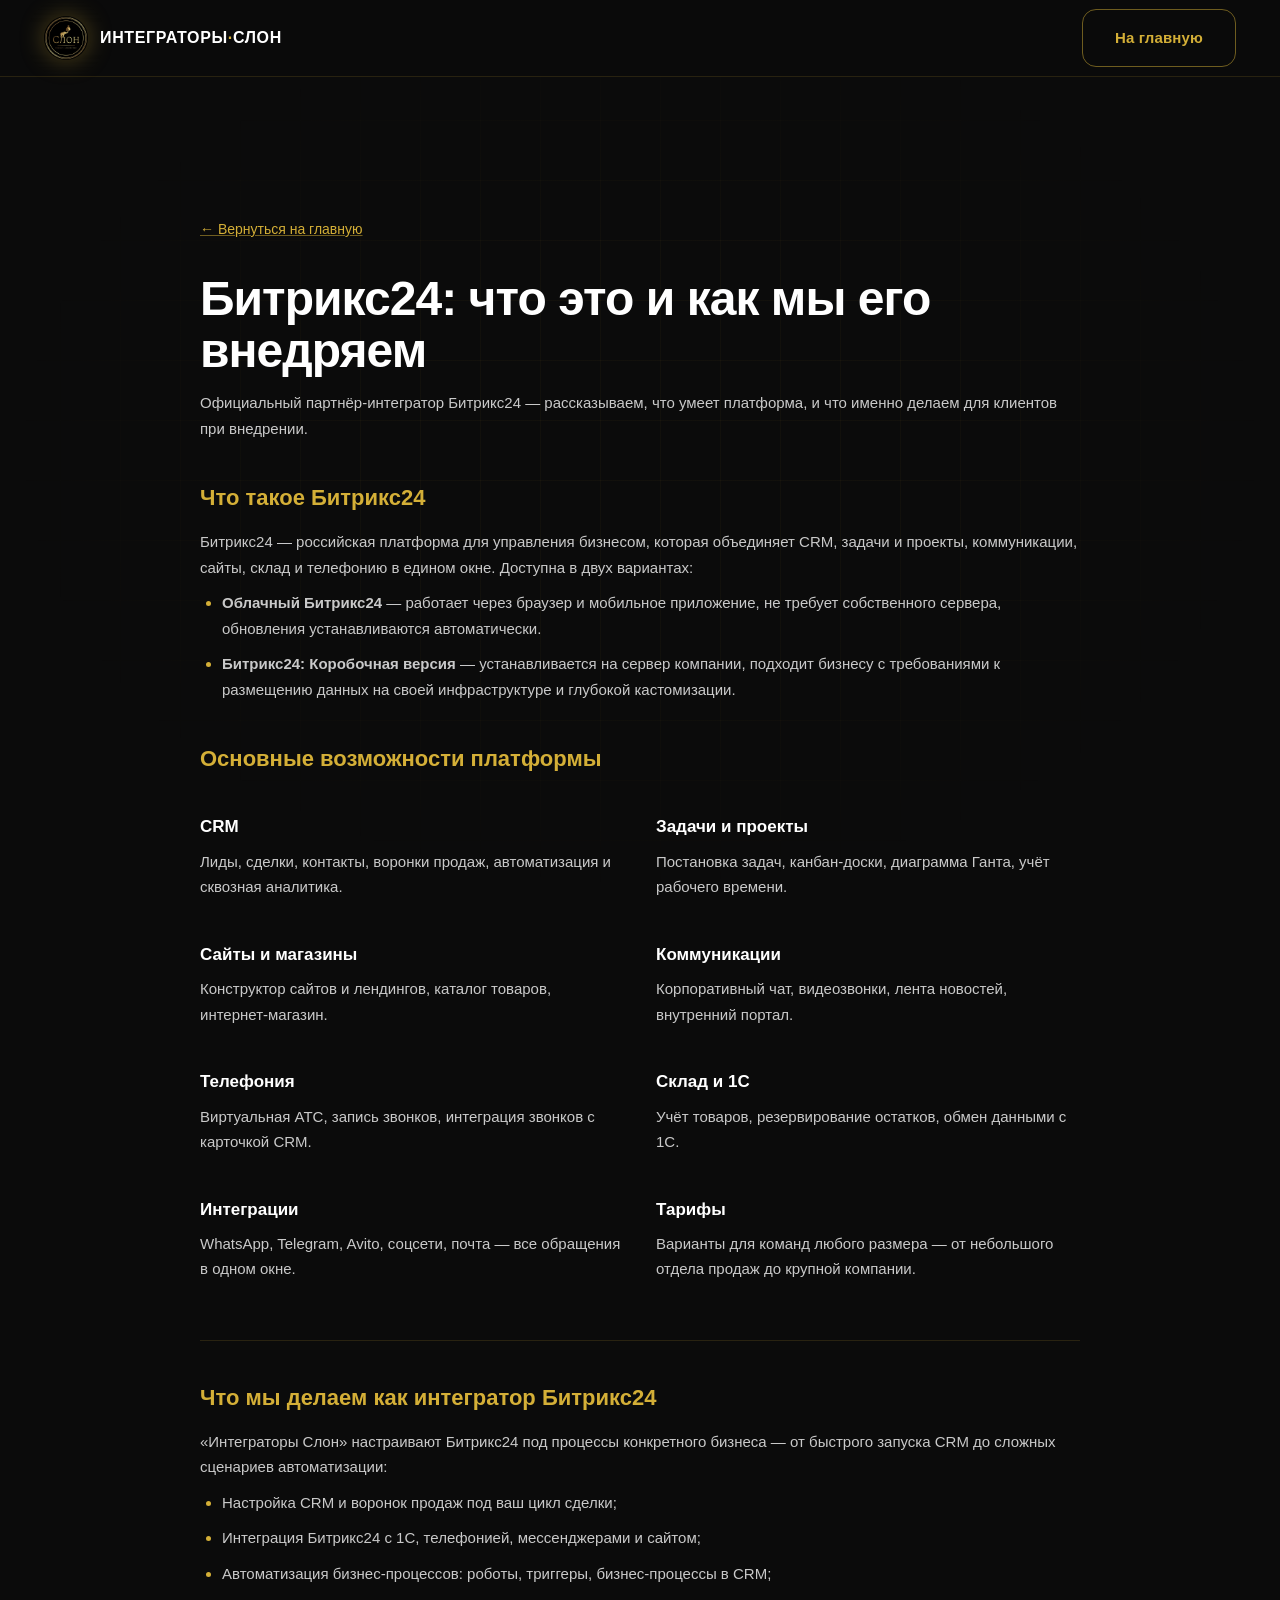
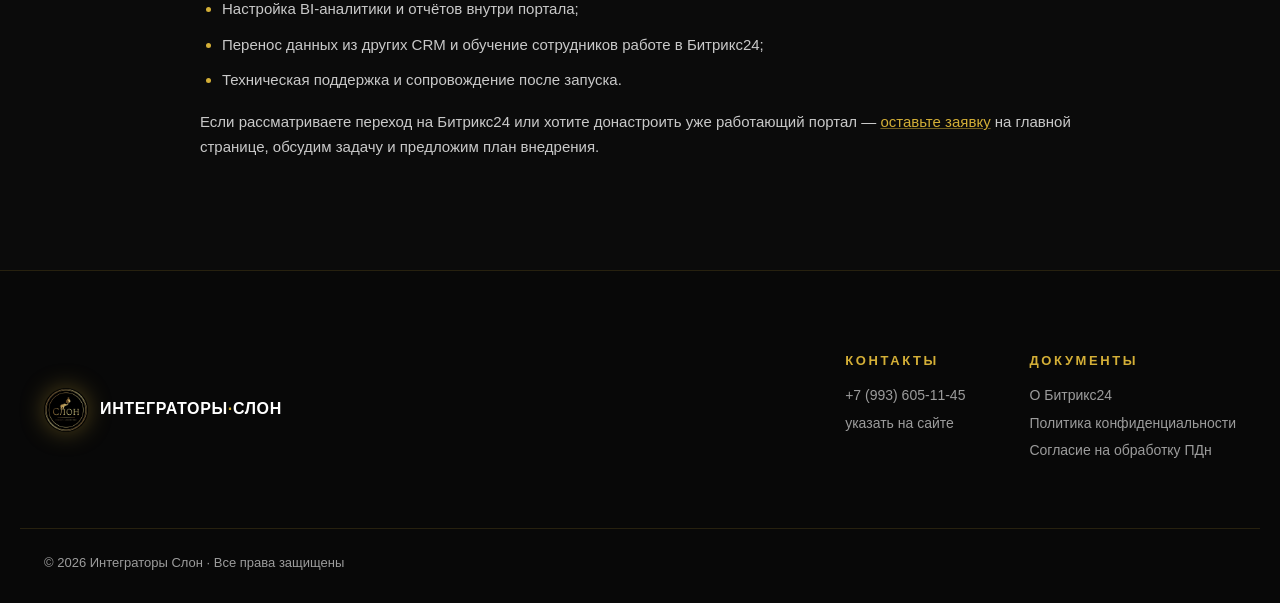
<file: bitrix24.html>
<!doctype html>
<html lang="ru">
    <head>
        <meta charset="UTF-8" />
        <meta name="viewport" content="width=device-width, initial-scale=1.0" />
        <meta name="robots" content="index,follow" />
        <meta
            name="description"
            content="Битрикс24 — облачная и коробочная платформа для управления бизнесом: CRM, задачи и проекты, сайты, склад, телефония. Интеграторы Слон — внедрение и настройка Битрикс24."
        />
        <meta
            http-equiv="Content-Security-Policy"
            content="default-src 'self'; style-src 'self' 'unsafe-inline' https://fonts.googleapis.com; font-src https://fonts.gstatic.com; img-src 'self' data:;"
        />
        <title>
            Битрикс24 — что это и как мы его внедряем — Интеграторы Слон
        </title>
        <link
            rel="icon"
            href="data:image/svg+xml,%3Csvg xmlns='http://www.w3.org/2000/svg' viewBox='0 0 24 24'%3E%3Crect width='24' height='24' rx='6' fill='%23D4AF37'/%3E%3Ctext x='12' y='17' font-family='Inter,sans-serif' font-size='14' font-weight='800' text-anchor='middle' fill='%230B0B0B'%3EБ%3C/text%3E%3C/svg%3E"
        />
        <link rel="preconnect" href="https://fonts.googleapis.com" />
        <link rel="preconnect" href="https://fonts.gstatic.com" crossorigin />
        <link
            href="https://fonts.googleapis.com/css2?family=Inter:wght@300;400;500;600;700;800&family=Space+Grotesk:wght@500;600;700&display=swap"
            rel="stylesheet"
        />
        <link rel="stylesheet" href="styles.css?v=9" />
        <style>
            body {
                cursor: auto;
            }
            .cursor,
            .bg-mesh,
            #particles,
            .chat-fab,
            .back-top,
            .scroll-progress {
                display: none !important;
            }
            .legal {
                padding: 140px 0 100px;
                max-width: 880px;
                margin: 0 auto;
            }
            .legal h1 {
                font-family: var(--display);
                font-size: clamp(32px, 4.5vw, 48px);
                font-weight: 700;
                letter-spacing: -0.02em;
                margin-bottom: 12px;
                line-height: 1.1;
            }
            .legal__lead {
                color: var(--text-dim);
                margin-bottom: 48px;
            }
            .legal h2 {
                font-family: var(--display);
                font-size: 22px;
                font-weight: 700;
                margin: 40px 0 14px;
                color: var(--gold);
            }
            .legal h3 {
                font-family: var(--display);
                font-size: 17px;
                font-weight: 600;
                margin: 24px 0 8px;
            }
            .legal p,
            .legal li {
                color: rgba(255, 255, 255, 0.78);
                font-size: 15px;
                line-height: 1.7;
                margin-bottom: 10px;
            }
            .legal ul,
            .legal ol {
                padding-left: 22px;
                margin-bottom: 16px;
            }
            .legal ul li::marker {
                color: var(--gold);
            }
            .legal a {
                color: var(--gold);
                text-decoration: underline;
                text-decoration-color: var(--gold-soft);
            }
            .legal__meta {
                display: flex;
                gap: 24px;
                flex-wrap: wrap;
                padding: 16px 22px;
                border: 0.8px solid var(--gold-line);
                border-radius: var(--radius-md);
                background: var(--bg-card);
                font-size: 13px;
                color: var(--text-dim);
                margin-bottom: 32px;
            }
            .legal__meta b {
                color: var(--text);
            }
            .legal__back {
                display: inline-flex;
                align-items: center;
                gap: 8px;
                margin-bottom: 32px;
                color: var(--text-dim);
                font-size: 14px;
            }
            .legal__back:hover {
                color: var(--gold);
            }
            .legal__divider {
                border: none;
                border-top: 1px solid var(--gold-line);
                margin: 48px 0 32px;
            }
            .legal__grid {
                display: grid;
                grid-template-columns: repeat(2, 1fr);
                gap: 8px 32px;
            }
            @media (max-width: 640px) {
                .legal__grid {
                    grid-template-columns: 1fr;
                }
            }
        </style>
    </head>
    <body>
        <div class="bg-grid" aria-hidden="true"></div>

        <header class="header">
            <div class="container header__inner">
                <a
                    href="index.html"
                    class="logo"
                    aria-label="Интеграторы Слон — на главную"
                >
                    <span class="logo__mark" aria-hidden="true"></span>
                    <span class="logo__text"
                        >ИНТЕГРАТОРЫ<span class="logo__dot">·</span>СЛОН</span
                    >
                </a>
                <a href="index.html" class="btn btn--ghost">На главную</a>
            </div>
        </header>

        <main>
            <section class="legal container">
                <a href="index.html" class="legal__back"
                    >← Вернуться на главную</a
                >

                <h1 id="bitrix24">Битрикс24: что это и как мы его внедряем</h1>
                <p class="legal__lead">
                    Официальный партнёр‑интегратор Битрикс24 — рассказываем, что
                    умеет платформа, и что именно делаем для клиентов при
                    внедрении.
                </p>

                <h2>Что такое Битрикс24</h2>
                <p>
                    Битрикс24 — российская платформа для управления бизнесом,
                    которая объединяет CRM, задачи и проекты, коммуникации,
                    сайты, склад и телефонию в едином окне. Доступна в двух
                    вариантах:
                </p>
                <ul>
                    <li>
                        <b>Облачный Битрикс24</b> — работает через браузер и
                        мобильное приложение, не требует собственного сервера,
                        обновления устанавливаются автоматически.
                    </li>
                    <li>
                        <b>Битрикс24: Коробочная версия</b> — устанавливается на
                        сервер компании, подходит бизнесу с требованиями к
                        размещению данных на своей инфраструктуре и глубокой
                        кастомизации.
                    </li>
                </ul>

                <h2>Основные возможности платформы</h2>
                <div class="legal__grid">
                    <div>
                        <h3>CRM</h3>
                        <p>
                            Лиды, сделки, контакты, воронки продаж,
                            автоматизация и сквозная аналитика.
                        </p>
                    </div>
                    <div>
                        <h3>Задачи и проекты</h3>
                        <p>
                            Постановка задач, канбан‑доски, диаграмма Ганта,
                            учёт рабочего времени.
                        </p>
                    </div>
                    <div>
                        <h3>Сайты и магазины</h3>
                        <p>
                            Конструктор сайтов и лендингов, каталог товаров,
                            интернет‑магазин.
                        </p>
                    </div>
                    <div>
                        <h3>Коммуникации</h3>
                        <p>
                            Корпоративный чат, видеозвонки, лента новостей,
                            внутренний портал.
                        </p>
                    </div>
                    <div>
                        <h3>Телефония</h3>
                        <p>
                            Виртуальная АТС, запись звонков, интеграция звонков
                            с карточкой CRM.
                        </p>
                    </div>
                    <div>
                        <h3>Склад и 1С</h3>
                        <p>
                            Учёт товаров, резервирование остатков, обмен данными
                            с 1С.
                        </p>
                    </div>
                    <div>
                        <h3>Интеграции</h3>
                        <p>
                            WhatsApp, Telegram, Avito, соцсети, почта — все
                            обращения в одном окне.
                        </p>
                    </div>
                    <div>
                        <h3>Тарифы</h3>
                        <p>
                            Варианты для команд любого размера — от небольшого
                            отдела продаж до крупной компании.
                        </p>
                    </div>
                </div>

                <hr class="legal__divider" />

                <h2>Что мы делаем как интегратор Битрикс24</h2>
                <p>
                    «Интеграторы Слон» настраивают Битрикс24 под процессы
                    конкретного бизнеса — от быстрого запуска CRM до сложных
                    сценариев автоматизации:
                </p>
                <ul>
                    <li>Настройка CRM и воронок продаж под ваш цикл сделки;</li>
                    <li>
                        Интеграция Битрикс24 с 1С, телефонией, мессенджерами и
                        сайтом;
                    </li>
                    <li>
                        Автоматизация бизнес‑процессов: роботы, триггеры,
                        бизнес‑процессы в CRM;
                    </li>
                    <li>Настройка BI‑аналитики и отчётов внутри портала;</li>
                    <li>
                        Перенос данных из других CRM и обучение сотрудников
                        работе в Битрикс24;
                    </li>
                    <li>
                        Техническая поддержка и сопровождение после запуска.
                    </li>
                </ul>
                <p>
                    Если рассматриваете переход на Битрикс24 или хотите
                    донастроить уже работающий портал —
                    <a href="index.html#cta">оставьте заявку</a> на главной
                    странице, обсудим задачу и предложим план внедрения.
                </p>
            </section>
        </main>

        <footer class="footer">
            <div class="container footer__inner">
                <div class="footer__brand">
                    <span class="logo__mark" aria-hidden="true"></span>
                    <span>ИНТЕГРАТОРЫ<span class="logo__dot">·</span>СЛОН</span>
                </div>
                <div class="footer__cols">
                    <div>
                        <h4>Контакты</h4>
                        <p>+7 (993) 605‑11‑45</p>
                        <p>указать на сайте</p>
                    </div>
                    <div>
                        <h4>Документы</h4>
                        <a href="bitrix24.html">О Битрикс24</a>
                        <a href="privacy.html">Политика конфиденциальности</a>
                        <a href="privacy.html#consent"
                            >Согласие на обработку ПДн</a
                        >
                    </div>
                </div>
            </div>
            <div class="footer__bottom container">
                © 2026 Интеграторы Слон · Все права защищены
            </div>
        </footer>

        <script>
            /* links between pages: inside the Bitrix24 iframe navigation must
               happen in the TOP window (constructor pages), otherwise the
               browser URL never changes */
            (function () {
                if (window.parent === window) return; // not in iframe
                var site = "https://integrators-elephant.bitrix24site.ru";
                try {
                    if (document.referrer)
                        site = new URL(document.referrer).origin;
                } catch (e) {}
                var map = {
                    "index.html": "/",
                    "bitrix24.html": "/bitrix24/",
                    "privacy.html": "/privacy/",
                };
                var links = document.querySelectorAll("a[href]");
                for (var i = 0; i < links.length; i++) {
                    var m = (links[i].getAttribute("href") || "").match(
                        /^([\w-]+\.html)([#?].*)?$/,
                    );
                    if (!m || !map[m[1]]) continue;
                    links[i].setAttribute("href", site + map[m[1]] + (m[2] || ""));
                    links[i].setAttribute("target", "_top");
                }
            })();

            /* iframe auto-resize: report height to parent so iframe grows to fit content */
            (function () {
                if (window.parent === window) return; // not in iframe
                var lastH = 0;
                function report() {
                    var h = Math.max(
                        document.documentElement.scrollHeight,
                        document.body ? document.body.scrollHeight : 0,
                    );
                    if (h && Math.abs(h - lastH) > 2) {
                        lastH = h;
                        window.parent.postMessage(
                            { slbHeight: h, slbSource: "integrators-slon" },
                            "*",
                        );
                    }
                }
                report();
                window.addEventListener("load", report);
                window.addEventListener("resize", report);
                if ("ResizeObserver" in window) {
                    new ResizeObserver(report).observe(
                        document.documentElement,
                    );
                }
                var i = 0;
                var iv = setInterval(function () {
                    report();
                    if (++i > 25) clearInterval(iv);
                }, 200);
            })();
        </script>
    </body>
</html>
</file>
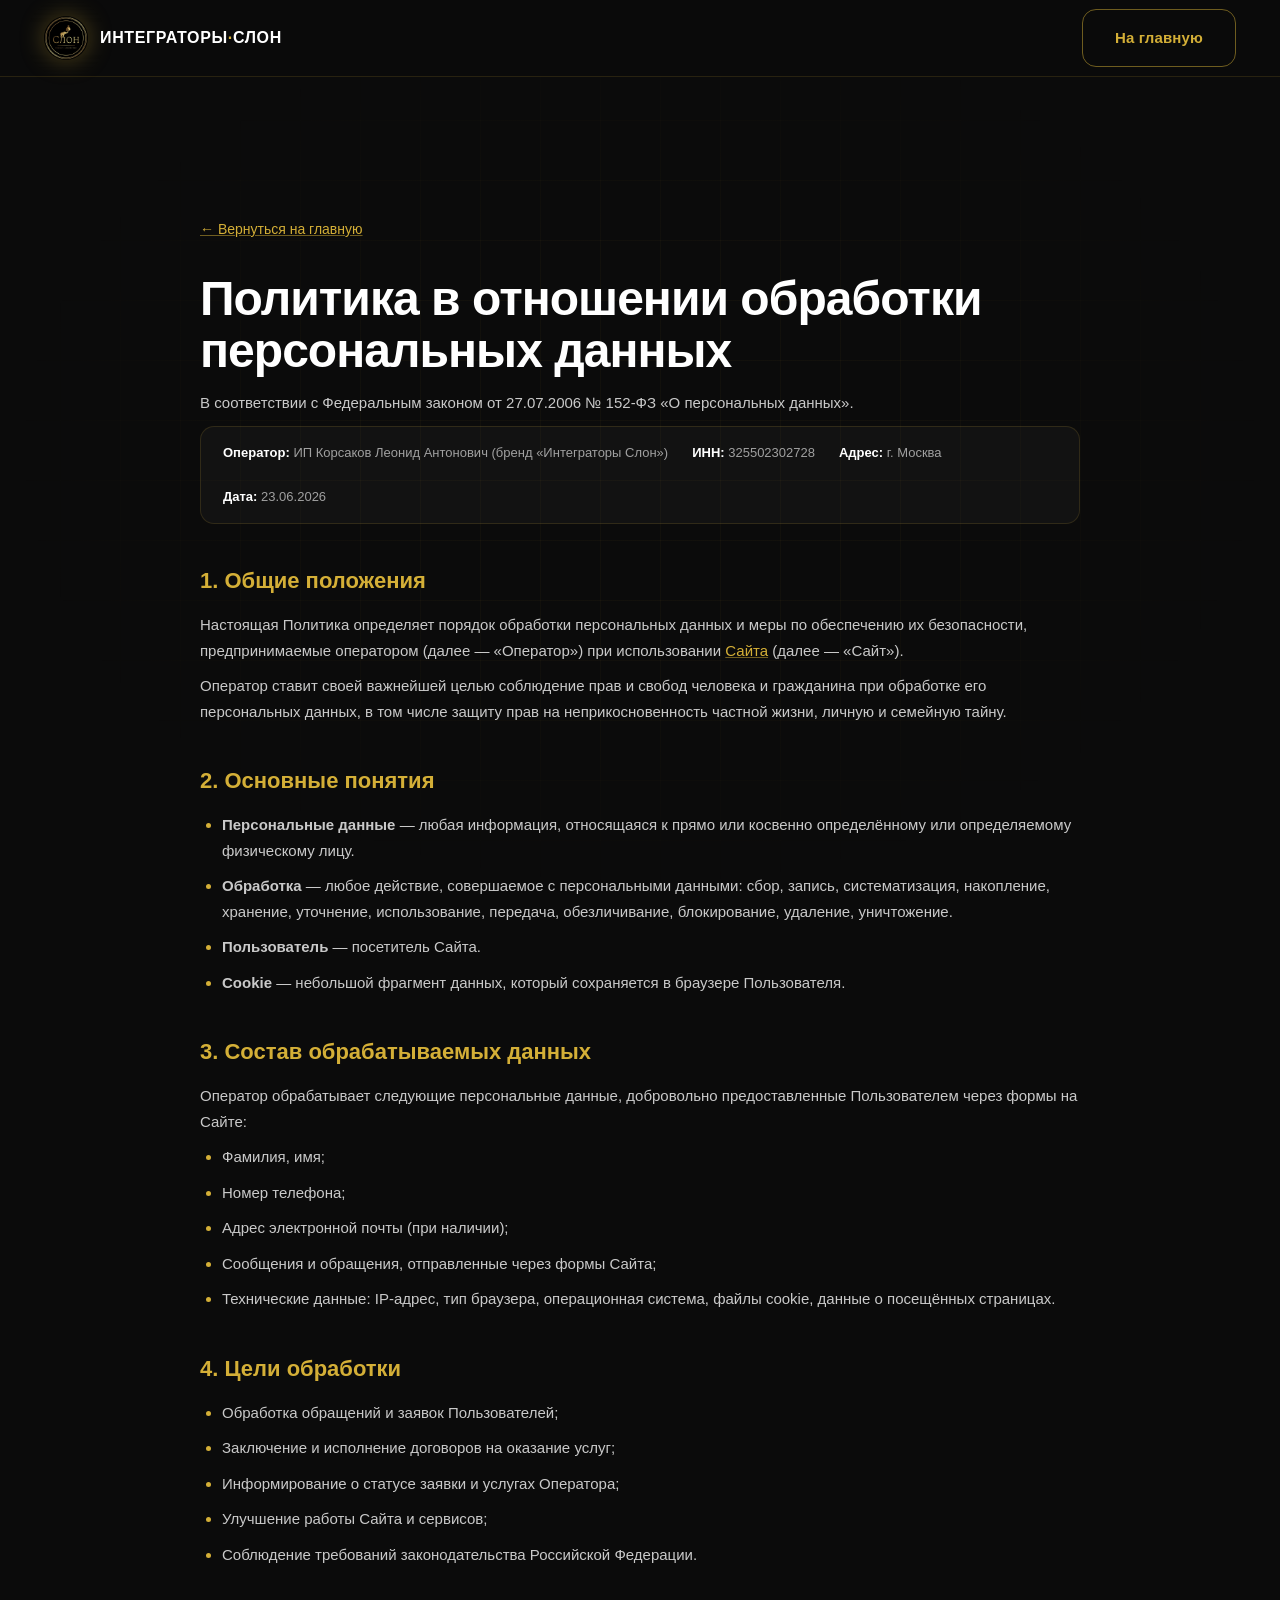
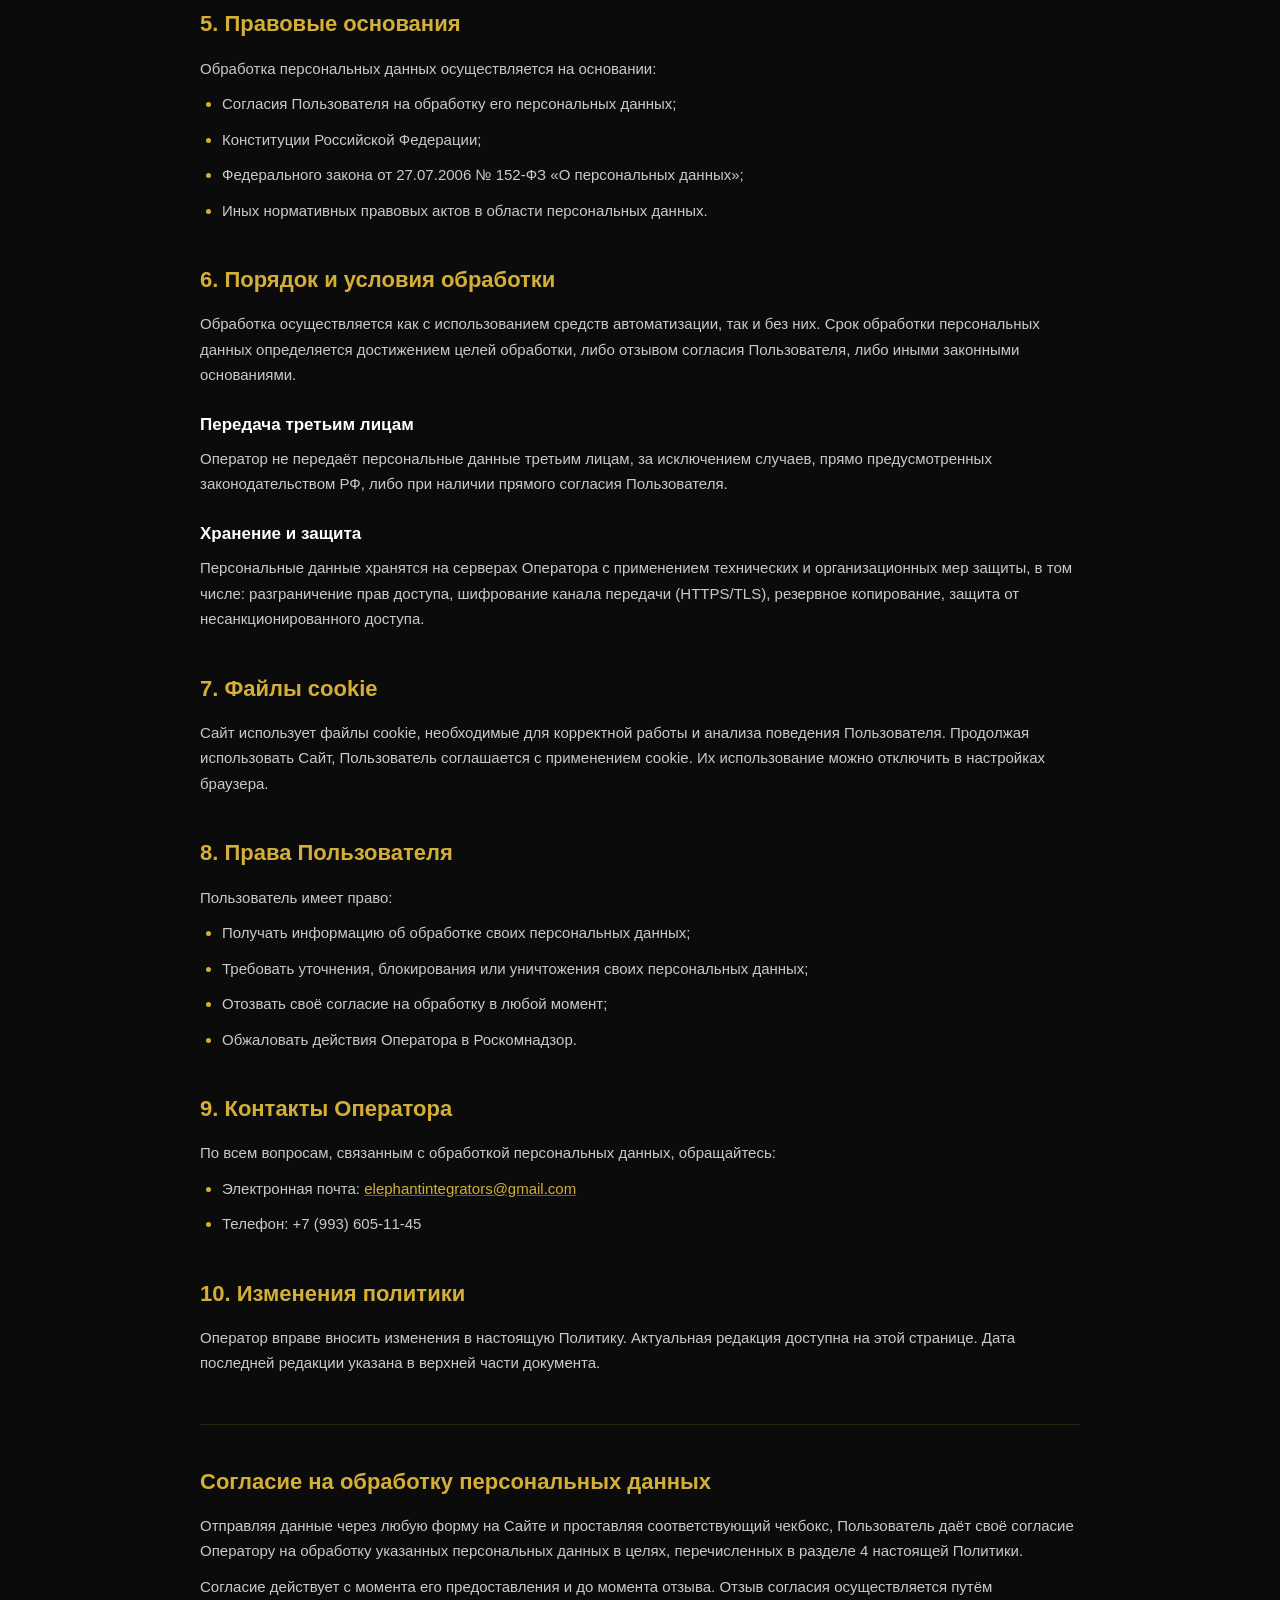
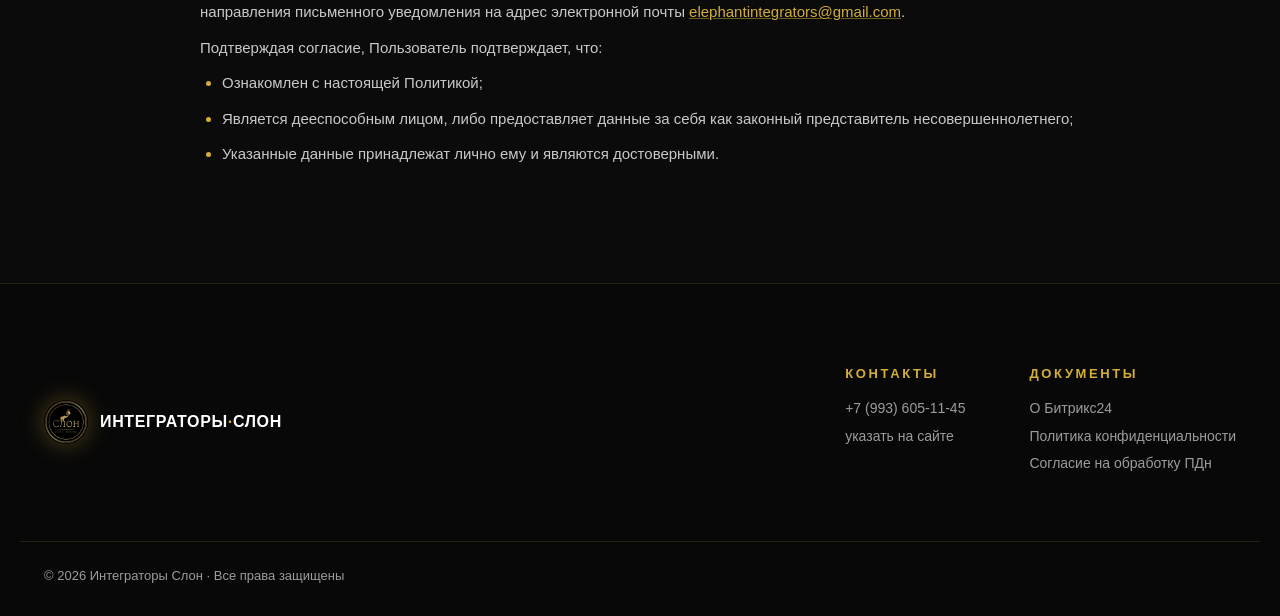
<file: privacy.html>
<!DOCTYPE html>
<html lang="ru">
<head>
  <meta charset="UTF-8" />
  <meta name="viewport" content="width=device-width, initial-scale=1.0" />
  <meta name="robots" content="noindex,follow">
  <meta http-equiv="Content-Security-Policy" content="default-src 'self'; style-src 'self' 'unsafe-inline' https://fonts.googleapis.com; font-src https://fonts.gstatic.com; img-src 'self' data:;">
  <title>Политика обработки персональных данных — Интеграторы Слон</title>
  <link rel="icon" href="data:image/svg+xml,%3Csvg xmlns='http://www.w3.org/2000/svg' viewBox='0 0 24 24'%3E%3Crect width='24' height='24' rx='6' fill='%23D4AF37'/%3E%3Ctext x='12' y='17' font-family='Inter,sans-serif' font-size='14' font-weight='800' text-anchor='middle' fill='%230B0B0B'%3EБ%3C/text%3E%3C/svg%3E">
  <link rel="preconnect" href="https://fonts.googleapis.com">
  <link rel="preconnect" href="https://fonts.gstatic.com" crossorigin>
  <link href="https://fonts.googleapis.com/css2?family=Inter:wght@300;400;500;600;700;800&family=Space+Grotesk:wght@500;600;700&display=swap" rel="stylesheet">
  <meta http-equiv="Cache-Control" content="no-cache, no-store, must-revalidate">
  <meta http-equiv="Pragma" content="no-cache">
  <meta http-equiv="Expires" content="0">
  <link rel="stylesheet" href="styles.css?v=9">
  <style>
    body { cursor: auto; }
    .cursor, .bg-mesh, #particles, .chat-fab, .back-top, .scroll-progress { display: none !important; }
    .legal { padding: 140px 0 100px; max-width: 880px; margin: 0 auto; }
    .legal h1 { font-family: var(--display); font-size: clamp(32px, 4.5vw, 48px); font-weight: 700; letter-spacing: -.02em; margin-bottom: 12px; line-height: 1.1; }
    .legal__lead { color: var(--text-dim); margin-bottom: 48px; }
    .legal h2 { font-family: var(--display); font-size: 22px; font-weight: 700; margin: 40px 0 14px; color: var(--gold); }
    .legal h3 { font-family: var(--display); font-size: 17px; font-weight: 600; margin: 24px 0 8px; }
    .legal p, .legal li { color: rgba(255,255,255,.78); font-size: 15px; line-height: 1.7; margin-bottom: 10px; }
    .legal ul, .legal ol { padding-left: 22px; margin-bottom: 16px; }
    .legal ul li::marker { color: var(--gold); }
    .legal a { color: var(--gold); text-decoration: underline; text-decoration-color: var(--gold-soft); }
    .legal__meta {
      display: flex; gap: 24px; flex-wrap: wrap;
      padding: 16px 22px; border: .8px solid var(--gold-line);
      border-radius: var(--radius-md); background: var(--bg-card);
      font-size: 13px; color: var(--text-dim);
      margin-bottom: 32px;
    }
    .legal__meta b { color: var(--text); }
    .legal__back { display: inline-flex; align-items: center; gap: 8px; margin-bottom: 32px; color: var(--text-dim); font-size: 14px; }
    .legal__back:hover { color: var(--gold); }
    .legal__divider { border: none; border-top: 1px solid var(--gold-line); margin: 48px 0 32px; }
  </style>
</head>
<body>
  <div class="bg-grid" aria-hidden="true"></div>

  <header class="header">
    <div class="container header__inner">
      <a href="index.html" class="logo" aria-label="Интеграторы Слон — на главную">
        <span class="logo__mark" aria-hidden="true"></span>
        <span class="logo__text">ИНТЕГРАТОРЫ<span class="logo__dot">·</span>СЛОН</span>
      </a>
      <a href="index.html" class="btn btn--ghost">На главную</a>
    </div>
  </header>

  <main>
  <section class="legal container">
    <a href="index.html" class="legal__back">← Вернуться на главную</a>

    <h1>Политика в отношении обработки персональных данных</h1>
    <p class="legal__lead">В соответствии с Федеральным законом от 27.07.2006 № 152‑ФЗ «О персональных данных».</p>

    <div class="legal__meta">
      <div><b>Оператор:</b> ИП Корсаков Леонид Антонович (бренд «Интеграторы Слон»)</div>
      <div><b>ИНН:</b> 325502302728</div>
      <div><b>Адрес:</b> г. Москва</div>
      <div><b>Дата:</b> 23.06.2026</div>
    </div>

    <h2>1. Общие положения</h2>
    <p>Настоящая Политика определяет порядок обработки персональных данных и меры по обеспечению их безопасности, предпринимаемые оператором (далее — «Оператор») при использовании <a href="index.html">Сайта</a> (далее — «Сайт»).</p>
    <p>Оператор ставит своей важнейшей целью соблюдение прав и свобод человека и гражданина при обработке его персональных данных, в том числе защиту прав на неприкосновенность частной жизни, личную и семейную тайну.</p>

    <h2>2. Основные понятия</h2>
    <ul>
      <li><b>Персональные данные</b> — любая информация, относящаяся к прямо или косвенно определённому или определяемому физическому лицу.</li>
      <li><b>Обработка</b> — любое действие, совершаемое с персональными данными: сбор, запись, систематизация, накопление, хранение, уточнение, использование, передача, обезличивание, блокирование, удаление, уничтожение.</li>
      <li><b>Пользователь</b> — посетитель Сайта.</li>
      <li><b>Cookie</b> — небольшой фрагмент данных, который сохраняется в браузере Пользователя.</li>
    </ul>

    <h2>3. Состав обрабатываемых данных</h2>
    <p>Оператор обрабатывает следующие персональные данные, добровольно предоставленные Пользователем через формы на Сайте:</p>
    <ul>
      <li>Фамилия, имя;</li>
      <li>Номер телефона;</li>
      <li>Адрес электронной почты (при наличии);</li>
      <li>Сообщения и обращения, отправленные через формы Сайта;</li>
      <li>Технические данные: IP‑адрес, тип браузера, операционная система, файлы cookie, данные о посещённых страницах.</li>
    </ul>

    <h2>4. Цели обработки</h2>
    <ul>
      <li>Обработка обращений и заявок Пользователей;</li>
      <li>Заключение и исполнение договоров на оказание услуг;</li>
      <li>Информирование о статусе заявки и услугах Оператора;</li>
      <li>Улучшение работы Сайта и сервисов;</li>
      <li>Соблюдение требований законодательства Российской Федерации.</li>
    </ul>

    <h2>5. Правовые основания</h2>
    <p>Обработка персональных данных осуществляется на основании:</p>
    <ul>
      <li>Согласия Пользователя на обработку его персональных данных;</li>
      <li>Конституции Российской Федерации;</li>
      <li>Федерального закона от 27.07.2006 № 152‑ФЗ «О персональных данных»;</li>
      <li>Иных нормативных правовых актов в области персональных данных.</li>
    </ul>

    <h2>6. Порядок и условия обработки</h2>
    <p>Обработка осуществляется как с использованием средств автоматизации, так и без них. Срок обработки персональных данных определяется достижением целей обработки, либо отзывом согласия Пользователя, либо иными законными основаниями.</p>

    <h3>Передача третьим лицам</h3>
    <p>Оператор не передаёт персональные данные третьим лицам, за исключением случаев, прямо предусмотренных законодательством РФ, либо при наличии прямого согласия Пользователя.</p>

    <h3>Хранение и защита</h3>
    <p>Персональные данные хранятся на серверах Оператора с применением технических и организационных мер защиты, в том числе: разграничение прав доступа, шифрование канала передачи (HTTPS/TLS), резервное копирование, защита от несанкционированного доступа.</p>

    <h2>7. Файлы cookie</h2>
    <p>Сайт использует файлы cookie, необходимые для корректной работы и анализа поведения Пользователя. Продолжая использовать Сайт, Пользователь соглашается с применением cookie. Их использование можно отключить в настройках браузера.</p>

    <h2>8. Права Пользователя</h2>
    <p>Пользователь имеет право:</p>
    <ul>
      <li>Получать информацию об обработке своих персональных данных;</li>
      <li>Требовать уточнения, блокирования или уничтожения своих персональных данных;</li>
      <li>Отозвать своё согласие на обработку в любой момент;</li>
      <li>Обжаловать действия Оператора в Роскомнадзор.</li>
    </ul>

    <h2>9. Контакты Оператора</h2>
    <p>По всем вопросам, связанным с обработкой персональных данных, обращайтесь:</p>
    <ul>
      <li>Электронная почта: <a href="mailto:elephantintegrators@gmail.com">elephantintegrators@gmail.com</a></li>
      <li>Телефон: +7 (993) 605‑11‑45</li>
    </ul>

    <h2>10. Изменения политики</h2>
    <p>Оператор вправе вносить изменения в настоящую Политику. Актуальная редакция доступна на этой странице. Дата последней редакции указана в верхней части документа.</p>

    <hr class="legal__divider" id="consent">

    <h2>Согласие на обработку персональных данных</h2>
    <p>Отправляя данные через любую форму на Сайте и проставляя соответствующий чекбокс, Пользователь даёт своё согласие Оператору на обработку указанных персональных данных в целях, перечисленных в разделе 4 настоящей Политики.</p>

    <p>Согласие действует с момента его предоставления и до момента отзыва. Отзыв согласия осуществляется путём направления письменного уведомления на адрес электронной почты <a href="mailto:elephantintegrators@gmail.com">elephantintegrators@gmail.com</a>.</p>

    <p>Подтверждая согласие, Пользователь подтверждает, что:</p>
    <ul>
      <li>Ознакомлен с настоящей Политикой;</li>
      <li>Является дееспособным лицом, либо предоставляет данные за себя как законный представитель несовершеннолетнего;</li>
      <li>Указанные данные принадлежат лично ему и являются достоверными.</li>
    </ul>
  </section>
  </main>

  <footer class="footer">
    <div class="container footer__inner">
      <div class="footer__brand">
        <span class="logo__mark" aria-hidden="true"></span>
        <span>ИНТЕГРАТОРЫ<span class="logo__dot">·</span>СЛОН</span>
      </div>
      <div class="footer__cols">
        <div>
          <h4>Контакты</h4>
          <p>+7 (993) 605‑11‑45</p>
          <p>указать на сайте</p>
        </div>
        <div>
          <h4>Документы</h4>
          <a href="bitrix24.html">О Битрикс24</a>
          <a href="privacy.html">Политика конфиденциальности</a>
          <a href="privacy.html#consent">Согласие на обработку ПДн</a>
        </div>
      </div>
    </div>
    <div class="footer__bottom container">© 2026 Интеграторы Слон · Все права защищены</div>
  </footer>

  <script>
  /* links between pages: inside the Bitrix24 iframe navigation must happen
     in the TOP window (constructor pages), otherwise the browser URL never changes */
  (function() {
    if (window.parent === window) return; // not in iframe
    var site = 'https://integrators-elephant.bitrix24site.ru';
    try {
      if (document.referrer) site = new URL(document.referrer).origin;
    } catch (e) {}
    var map = {
      'index.html': '/',
      'bitrix24.html': '/bitrix24/',
      'privacy.html': '/privacy/'
    };
    var links = document.querySelectorAll('a[href]');
    for (var i = 0; i < links.length; i++) {
      var m = (links[i].getAttribute('href') || '').match(/^([\w-]+\.html)([#?].*)?$/);
      if (!m || !map[m[1]]) continue;
      links[i].setAttribute('href', site + map[m[1]] + (m[2] || ''));
      links[i].setAttribute('target', '_top');
    }
  })();

  /* iframe auto-resize: report height to parent so iframe grows to fit content */
  (function() {
    if (window.parent === window) return; // not in iframe
    var lastH = 0;
    function report() {
      var h = Math.max(
        document.documentElement.scrollHeight,
        document.body ? document.body.scrollHeight : 0
      );
      if (h && Math.abs(h - lastH) > 2) {
        lastH = h;
        window.parent.postMessage({ slbHeight: h, slbSource: 'integrators-slon' }, '*');
      }
    }
    report();
    window.addEventListener('load', report);
    window.addEventListener('resize', report);
    if ('ResizeObserver' in window) {
      new ResizeObserver(report).observe(document.documentElement);
    }
    var i = 0;
    var iv = setInterval(function() {
      report();
      if (++i > 25) clearInterval(iv);
    }, 200);
  })();
  </script>
</body>
</html>
</file>
<file: styles.css>
:root {
  --bg: #0B0B0B;
  --bg-soft: #090909;
  --bg-card: rgba(255, 255, 255, 0.03);
  --gold: #D4AF37;
  --gold-2: #f5cf4c;
  --gold-soft: rgba(212, 175, 55, 0.5);
  --gold-line: rgba(212, 175, 55, 0.15);
  --text: #ffffff;
  --text-dim: rgba(255, 255, 255, 0.6);
  --radius-lg: 20px;
  --radius-md: 14px;
  --ease: cubic-bezier(.25,.8,.25,1);
  --ease-out: cubic-bezier(0.16, 1, 0.3, 1);
  --display: 'Space Grotesk', 'Inter', sans-serif;
}

* { box-sizing: border-box; margin: 0; padding: 0; min-width: 0; }
html { scroll-behavior: smooth; overflow-x: clip; }
body {
  font-family: 'Inter', sans-serif;
  background: var(--bg);
  color: var(--text);
  font-size: 16px;
  line-height: 1.55;
  overflow-x: clip;
  cursor: none;
  width: 100%;
  max-width: 100vw;
}
@media (hover: none) { body { cursor: auto; } }
a { color: inherit; text-decoration: none; }
img, svg { display: block; max-width: 100%; }
.container { max-width: 1240px; margin: 0 auto; padding: 0 24px; }
:focus-visible { outline: 2px solid var(--gold); outline-offset: 3px; border-radius: 4px; }
::selection { background: var(--gold); color: #0b0b0b; }

/* ===== Scrollbars — themed to match the site everywhere ===== */
* { scrollbar-width: thin; scrollbar-color: var(--gold-soft) transparent; }
::-webkit-scrollbar { width: 8px; height: 8px; }
::-webkit-scrollbar-track { background: transparent; }
::-webkit-scrollbar-thumb { background: var(--gold-soft); border-radius: 8px; }
::-webkit-scrollbar-thumb:hover { background: var(--gold); }
::-webkit-scrollbar-corner { background: transparent; }

/* ===== Skip-link ===== */
.skip-link {
  position: absolute; top: -100px; left: 16px; z-index: 9999;
  background: var(--gold); color: #0b0b0b; padding: 10px 16px;
  border-radius: 8px; font-weight: 700;
  transition: top .25s;
}
.skip-link:focus { top: 12px; }

/* ===== Preloader ===== */
.preloader {
  position: fixed; inset: 0; z-index: 9000;
  background: var(--bg);
  display: flex; flex-direction: column; align-items: center; justify-content: center;
  gap: 18px;
  transition: opacity .6s var(--ease), visibility .6s;
}
.preloader.hidden { opacity: 0; visibility: hidden; pointer-events: none; }
.preloader__logo {
  width: 84px; height: 84px; border-radius: 50%;
  background: #0b0b0b url('logo-128.png?v=5') center/cover no-repeat;
  box-shadow: 0 0 50px rgba(212,175,55,.5);
  animation: bounce 1.2s ease-in-out infinite;
}
.preloader__mark { display: none; }
.preloader__bar {
  width: 220px; height: 3px; background: rgba(255,255,255,.08); border-radius: 4px; overflow: hidden;
}
.preloader__fill {
  height: 100%; width: 0;
  background: linear-gradient(90deg, var(--gold), var(--gold-2));
  transition: width .15s linear;
}
.preloader__txt { color: var(--text-dim); font-size: 13px; letter-spacing: .2em; }
@keyframes bounce { 0%,100%{transform:translateY(0);} 50%{transform:translateY(-8px);} }

/* ===== Scroll progress ===== */
.scroll-progress {
  position: fixed; top: 0; left: 0; height: 3px;
  width: 0%; z-index: 100;
  background: linear-gradient(90deg, var(--gold), var(--gold-2));
  box-shadow: 0 0 10px var(--gold);
  transition: width .1s linear;
}

/* ===== Custom cursor ===== */
.cursor { position: fixed; top: 0; left: 0; pointer-events: none; z-index: 9999; mix-blend-mode: difference; }
.cursor__dot {
  position: absolute; width: 6px; height: 6px; border-radius: 50%; background: var(--gold);
  transform: translate(-50%, -50%);
  transition: transform .15s var(--ease);
}
.cursor__ring {
  position: absolute; width: 36px; height: 36px; border-radius: 50%;
  border: 1.5px solid var(--gold);
  transform: translate(-50%, -50%);
  transition: width .3s var(--ease), height .3s var(--ease), border-color .3s, background .3s;
}
.cursor.is-hover .cursor__ring { width: 60px; height: 60px; background: rgba(212,175,55,.12); }
.cursor.is-down .cursor__dot { transform: translate(-50%, -50%) scale(2); }
@media (hover: none) { .cursor { display: none; } }

/* ===== Background ===== */
.bg-grid {
  position: fixed; inset: 0; z-index: 0; pointer-events: none;
  background-image:
    linear-gradient(rgba(212,175,55,.04) 1px, transparent 1px),
    linear-gradient(90deg, rgba(212,175,55,.04) 1px, transparent 1px);
  background-size: 60px 60px;
  -webkit-mask-image: radial-gradient(ellipse at center, black 30%, transparent 70%);
  mask-image: radial-gradient(ellipse at center, black 30%, transparent 70%);
}
.bg-mesh { position: fixed; inset: 0; z-index: 0; pointer-events: none; overflow: hidden; filter: blur(40px); will-change: auto; }
.bg-mesh span {
  position: absolute; width: 460px; height: 460px; border-radius: 50%;
  opacity: .22; will-change: transform;
}
.bg-mesh span:nth-child(1) { background: radial-gradient(circle, var(--gold), transparent); top: -10%; left: -10%; animation: drift 60s ease-in-out infinite; }
.bg-mesh span:nth-child(2) { background: radial-gradient(circle, #7a5d12, transparent); bottom: -10%; right: -10%; animation: drift 75s ease-in-out infinite reverse; }
.bg-mesh span:nth-child(3) { display: none; }
@keyframes drift {
  0%,100% { transform: translate(0,0); }
  50% { transform: translate(60px, 40px); }
}
#particles {
  position: fixed; inset: 0; width: 100%; height: 100%;
  z-index: 0; pointer-events: none;
}
header, section, footer { position: relative; z-index: 1; }
main { overflow-x: clip; display: block; }
section { overflow-x: clip; }

/* ===== Header ===== */
.header {
  position: sticky; top: 0; z-index: 50;
  background: rgba(11, 11, 11, 0.7);
  backdrop-filter: blur(14px);
  -webkit-backdrop-filter: blur(14px);
  border-bottom: 1px solid var(--gold-line);
  transition: padding .3s;
}
.header.is-scrolled { background: rgba(11,11,11,.92); }
.header__inner {
  display: flex; align-items: center; justify-content: space-between;
  height: 76px;
}
.logo { display: flex; align-items: center; gap: 12px; font-weight: 800; letter-spacing: .04em; font-family: var(--display); min-width: 0; }
.logo__mark {
  width: 44px; height: 44px; border-radius: 50%;
  background: #0b0b0b url('logo-128.png?v=5') center/cover no-repeat;
  box-shadow: 0 0 24px rgba(212,175,55,.35);
  flex-shrink: 0;
  display: block;
}
.logo__text { font-size: 16px; white-space: nowrap; overflow: hidden; text-overflow: ellipsis; }
.logo__dot { color: var(--gold); }

.nav { display: flex; gap: 32px; }
.nav a {
  font-size: 14px; color: var(--text-dim); position: relative;
  transition: color .3s var(--ease);
  padding: 4px 0;
}
.nav a::after {
  content:''; position:absolute; left:0; right:0; bottom:-6px;
  height:1px; background: var(--gold); transform: scaleX(0); transform-origin: left;
  transition: transform .35s var(--ease);
}
.nav a:hover, .nav a.is-active { color: var(--text); }
.nav a:hover::after, .nav a.is-active::after { transform: scaleX(1); }

.burger { display:none; width:36px; height:36px; background:none; border:none; cursor:pointer; }
.burger span { display:block; height:2px; background: var(--gold); margin:5px 4px; transition: .3s; }
.burger.is-open span:nth-child(1) { transform: translateY(7px) rotate(45deg); }
.burger.is-open span:nth-child(2) { opacity: 0; }
.burger.is-open span:nth-child(3) { transform: translateY(-7px) rotate(-45deg); }

/* ===== Buttons ===== */
.btn {
  display: inline-flex; align-items: center; justify-content: center;
  padding: 16px 32px; border-radius: var(--radius-md);
  font-weight: 600; font-size: 15px; letter-spacing: .01em;
  cursor: pointer; border: none; position: relative; overflow: hidden;
  transition: transform .3s var(--ease), box-shadow .3s var(--ease);
  font-family: inherit;
}
.btn--primary {
  background: linear-gradient(135deg, var(--gold), #c19b25);
  color: #0b0b0b;
  box-shadow: 0 8px 30px -8px rgba(212,175,55,.5);
}
.btn--primary:hover {
  box-shadow: 0 14px 40px -8px rgba(212,175,55,.7);
}
.btn--ghost {
  background: transparent; color: var(--gold);
  border: .8px solid var(--gold-soft);
}
.btn--ghost:hover {
  background: rgba(212,175,55,.08);
}
.btn:disabled { opacity: .5; cursor: not-allowed; }
.btn::after {
  content:''; position:absolute; left:var(--rx,50%); top:var(--ry,50%);
  width:0; height:0; border-radius:50%;
  background: rgba(255,255,255,.35);
  transform: translate(-50%,-50%);
  transition: width .6s ease, height .6s ease, opacity .8s ease;
  opacity: 0;
}
.btn:active::after { width: 400px; height: 400px; opacity: 1; transition: 0s; }

/* ===== Section common ===== */
section { padding: 120px 0; }
.section-head { text-align: center; margin-bottom: 64px; }
.section-head h2 {
  font-family: var(--display);
  font-size: clamp(34px, 5vw, 58px);
  font-weight: 700; line-height: 1.05; letter-spacing: -.02em;
}
.eyebrow {
  display: inline-block; font-size: 12px; letter-spacing: .25em; text-transform: uppercase;
  color: var(--gold); margin-bottom: 18px;
  padding: 6px 14px; border: .8px solid var(--gold-line); border-radius: 999px;
  background: rgba(212,175,55,.04);
}
.grad {
  background: linear-gradient(120deg, var(--gold), #fff3b0, var(--gold));
  background-size: 200% auto;
  -webkit-background-clip: text;
  background-clip: text;
  color: transparent;
  animation: shine 5s linear infinite;
}
@keyframes shine { to { background-position: 200% center; } }

/* ===== Hero ===== */
.hero {
  padding: 140px 0 120px;
  text-align: center;
  min-height: 92vh;
  display: flex; align-items: center;
  overflow: hidden;
  perspective: 1500px;
}
.hero__inner { width: 100%; position: relative; z-index: 2; }
.hero__glow {
  position: absolute; left: 50%; top: 40%;
  width: 900px; height: 900px; transform: translate(-50%, -50%);
  background: radial-gradient(closest-side, rgba(212,175,55,.25), transparent 70%);
  filter: blur(40px);
  z-index: 0;
  animation: pulse 6s ease-in-out infinite;
}
@keyframes pulse { 0%,100%{ transform:translate(-50%,-50%) scale(1);} 50%{ transform:translate(-50%,-50%) scale(1.15);} }

/* 3D Cube */
.cube-stage {
  position: absolute; right: 10%; top: 22%;
  width: 200px; height: 200px;
  perspective: 1200px;
  z-index: 1;
}
.cube {
  position: relative; width: 200px; height: 200px;
  transform-style: preserve-3d;
  animation: cubeRotate 18s linear infinite;
}
@keyframes cubeRotate {
  0% { transform: rotateX(-15deg) rotateY(0); }
  100% { transform: rotateX(-15deg) rotateY(360deg); }
}
.cube__face {
  position: absolute; width: 200px; height: 200px;
  display: grid; place-items: center;
  background: linear-gradient(135deg, rgba(212,175,55,.18), rgba(11,11,11,.85));
  border: 1px solid var(--gold-soft);
  font-family: var(--display); font-weight: 700; font-size: 60px;
  color: var(--gold);
  text-shadow: 0 0 30px rgba(212,175,55,.5);
  backdrop-filter: blur(6px);
  border-radius: 16px;
}
.cube__face--front  { transform: translateZ(100px); }
.cube__face--back   { transform: rotateY(180deg) translateZ(100px); }
.cube__face--right  { transform: rotateY(90deg)   translateZ(100px); font-size: 38px; }
.cube__face--left   { transform: rotateY(-90deg)  translateZ(100px); font-size: 50px; }
.cube__face--top    { transform: rotateX(90deg)   translateZ(100px); font-size: 42px; }
.cube__face--bottom { transform: rotateX(-90deg)  translateZ(100px); font-size: 38px; }

.hero__tag {
  display: inline-flex; align-items: center; gap: 10px;
  padding: 8px 18px; border-radius: 999px;
  border: .8px solid var(--gold-line);
  font-size: 13px; color: var(--gold);
  margin-bottom: 32px; background: rgba(212,175,55,.05);
}
.hero__tag-dot {
  width: 8px; height: 8px; border-radius: 50%; background: var(--gold);
  box-shadow: 0 0 10px var(--gold);
  animation: blink 1.5s ease-in-out infinite;
}
@keyframes blink { 0%,100%{opacity:1;} 50%{opacity:.3;} }

.hero__title {
  font-family: var(--display);
  font-size: clamp(40px, 7vw, 80px); font-weight: 700;
  line-height: 1.02; letter-spacing: -.03em; margin-bottom: 28px;
}
.hero__title .word { display: inline-block; white-space: nowrap; }
.hero__title .char {
  display: inline-block;
  opacity: 0; transform: translateY(20px);
  transition: opacity .6s var(--ease), transform .6s var(--ease);
}
.hero__title.is-split .char { opacity: 1; transform: translateY(0); }
.hero__sub { font-size: 18px; color: var(--text-dim); margin-bottom: 44px; }
.hero__actions { display: flex; gap: 18px; justify-content: center; flex-wrap: wrap; margin-bottom: 56px; }

.hero__mini {
  display: flex; gap: 36px; justify-content: center; flex-wrap: wrap;
  color: var(--text-dim); font-size: 14px;
}
.hero__mini strong { color: var(--gold); font-family: var(--display); font-size: 22px; display: block; }

.scroll-hint {
  position: absolute; left: 50%; bottom: 30px; transform: translateX(-50%);
  width: 24px; height: 40px; border-radius: 14px; border: 1px solid var(--gold-soft);
  z-index: 2;
}
.scroll-hint span {
  position: absolute; left: 50%; top: 8px;
  width: 4px; height: 8px; border-radius: 2px; background: var(--gold);
  transform: translateX(-50%);
  animation: scroll-bounce 1.8s ease-in-out infinite;
}
@keyframes scroll-bounce { 0%,100% { top: 8px; opacity:1;} 50% { top: 22px; opacity:.3;} }

/* ===== Magnetic ===== */
.magnetic { transition: transform .3s var(--ease); }

/* ===== Stats ===== */
.stats { padding: 80px 0 60px; }
.stats__grid {
  display: grid; grid-template-columns: repeat(4, 1fr); gap: 20px;
}
.stat-card {
  background: var(--bg-card); border: .8px solid var(--gold-line);
  border-radius: var(--radius-lg); padding: 32px 24px;
  text-align: center; position: relative; overflow: hidden;
  transition: transform .4s var(--ease), border-color .4s var(--ease);
}
.stat-card::before {
  content:''; position:absolute; inset:0;
  background: radial-gradient(circle at 50% 0%, rgba(212,175,55,.2), transparent 60%);
  opacity: 0; transition: opacity .4s;
}
.stat-card:hover { transform: translateY(-6px); border-color: var(--gold-soft); }
.stat-card:hover::before { opacity: 1; }
.stat-card__num {
  font-family: var(--display);
  font-size: 56px; font-weight: 700; color: var(--gold); line-height: 1;
  display: inline-block;
}
.stat-card__plus { display: inline-block; color: var(--gold); font-size: 28px; font-weight: 700; margin-left: 4px; font-family: var(--display); }
.stat-card__label { margin-top: 12px; color: var(--text-dim); font-size: 14px; letter-spacing: .04em; }

/* ===== About ===== */
.about { padding: 100px 0 80px; }
.about__grid {
  display: grid; grid-template-columns: 1.5fr 1fr; gap: 56px; align-items: start;
}
.about__text p { color: var(--text-dim); font-size: 16px; line-height: 1.75; margin-bottom: 14px; }
.about__lead {
  color: var(--text) !important;
  font-size: 19px !important;
  font-weight: 500;
  line-height: 1.6 !important;
  margin-bottom: 20px !important;
}
.about__facts {
  list-style: none; display: grid; grid-template-columns: 1fr 1fr; gap: 14px;
  padding: 28px; border: .8px solid var(--gold-line); border-radius: var(--radius-lg);
  background: var(--bg-card);
}
.about__facts li {
  display: flex; flex-direction: column; gap: 4px;
  padding: 14px;
}
.about__facts b {
  font-family: var(--display); font-size: 22px; font-weight: 700; color: var(--gold);
  letter-spacing: -.01em;
}
.about__facts span { color: var(--text-dim); font-size: 13px; }

/* ===== Pricing ===== */
.pricing { background: var(--bg-soft); }
.pricing__grid {
  display: grid; grid-template-columns: repeat(3, 1fr); gap: 22px;
  align-items: stretch;
}
.tariff {
  position: relative;
  background: var(--bg-card); border: .8px solid var(--gold-line);
  border-radius: var(--radius-lg); padding: 36px 28px 28px;
  display: flex; flex-direction: column;
  transition: transform .4s var(--ease), border-color .4s var(--ease);
}
.tariff:hover { transform: translateY(-4px); border-color: var(--gold-soft); }
.tariff--featured {
  border-color: var(--gold-soft);
  background: linear-gradient(180deg, rgba(212,175,55,.06), rgba(212,175,55,.01));
  box-shadow: 0 0 50px rgba(212,175,55,.08);
}
.tariff__badge {
  position: absolute; top: -12px; left: 50%; transform: translateX(-50%);
  background: var(--gold); color: #0b0b0b;
  font-size: 11px; font-weight: 700; letter-spacing: .14em; text-transform: uppercase;
  padding: 6px 14px; border-radius: 100px;
}
.tariff__name {
  font-family: var(--display); font-size: 22px; font-weight: 700;
  margin-bottom: 6px;
}
.tariff__desc { color: var(--text-dim); font-size: 14px; margin-bottom: 22px; }
.tariff__price {
  font-family: var(--display); font-size: 38px; font-weight: 700; color: var(--gold);
  line-height: 1; margin-bottom: 24px;
}
.tariff__price--text { font-size: 28px; }
.tariff__from { font-size: 14px; color: var(--text-dim); font-weight: 500; margin-right: 4px; }
.tariff__cur { font-size: 22px; color: var(--text-dim); }
.tariff__list {
  list-style: none; padding: 0; margin: 0 0 28px;
  display: flex; flex-direction: column; gap: 10px;
  flex: 1;
}
.tariff__list li {
  position: relative; padding-left: 24px;
  color: rgba(255,255,255,.78); font-size: 14px; line-height: 1.5;
}
.tariff__list li::before {
  content: '✓'; position: absolute; left: 0; top: 0;
  color: var(--gold); font-weight: 700;
}
.tariff .btn { width: 100%; justify-content: center; text-align: center; }
.pricing__note {
  text-align: center; color: var(--text-dim); font-size: 13px;
  margin-top: 32px;
  max-width: 640px; margin-left: auto; margin-right: auto;
}

/* ===== Contacts block (in CTA) ===== */
.contacts {
  list-style: none; padding: 0; margin: 32px 0 0;
  display: grid; grid-template-columns: repeat(2, 1fr); gap: 14px;
  text-align: left;
}
.contacts li {
  padding: 16px 18px;
  background: var(--bg-card); border: .8px solid var(--gold-line);
  border-radius: var(--radius-md);
  display: flex; flex-direction: column; gap: 4px;
}
.contacts__lbl {
  font-size: 11px; letter-spacing: .18em; text-transform: uppercase;
  color: var(--gold); font-weight: 600;
}
.contacts__val {
  font-size: 15px; color: var(--text); font-weight: 500;
  transition: color .25s;
}
a.contacts__val:hover { color: var(--gold); }

/* ===== Services ===== */
.services { background: var(--bg-soft); }
.services__grid {
  display: grid; grid-template-columns: repeat(4, 1fr); gap: 22px;
}
.srv {
  background: var(--bg-card); border: .8px solid var(--gold-line);
  border-radius: var(--radius-lg); padding: 32px 26px;
  position: relative; overflow: hidden;
  transition: transform .5s var(--ease), border-color .4s var(--ease), background .4s var(--ease);
  transform-style: preserve-3d;
  cursor: none;
}
.srv::before {
  content:''; position:absolute;
  width: 250px; height: 250px; border-radius: 50%;
  left: var(--mx, -100px); top: var(--my, -100px);
  background: radial-gradient(circle, rgba(212,175,55,.25), transparent 60%);
  opacity: 0; transition: opacity .4s;
  pointer-events: none;
}
.srv:hover { border-color: var(--gold-soft); background: rgba(212,175,55,.04); }
.srv:hover::before { opacity: 1; }
.srv__icon {
  width: 52px; height: 52px; border-radius: 14px;
  background: rgba(212,175,55,.08); border: .8px solid var(--gold-line);
  display: grid; place-items: center; color: var(--gold);
  margin-bottom: 22px;
  transition: transform .4s var(--ease);
}
.srv:hover .srv__icon { transform: rotate(-8deg) scale(1.08); }
.srv__icon svg { width: 24px; height: 24px; }
.srv h3 { font-family: var(--display); font-size: 18px; font-weight: 700; margin-bottom: 8px; }
.srv p { color: var(--text-dim); font-size: 14px; }
.srv__arrow {
  position: absolute; right: 24px; bottom: 22px;
  color: var(--gold); font-size: 20px;
  opacity: 0; transform: translateX(-8px);
  transition: opacity .3s, transform .3s;
}
.srv:hover .srv__arrow { opacity: 1; transform: translateX(0); }

/* ===== Process ===== */
.process { padding: 140px 0; }
.process__wrap { position: relative; }
.process__svg { position: absolute; left: 0; right: 0; top: 50%; height: 100px; transform: translateY(-50%); width: 100%; z-index: 0; }
.process__grid {
  display: grid; grid-template-columns: repeat(4, 1fr); gap: 22px;
  position: relative; z-index: 2;
}
.step {
  background: var(--bg);
  border: .8px solid var(--gold-line);
  border-radius: var(--radius-lg); padding: 32px;
  position: relative;
  transition: transform .4s var(--ease);
}
.step:hover { transform: translateY(-6px); }
.step__num {
  font-family: var(--display);
  font-size: 14px; font-weight: 700; letter-spacing: .12em;
  color: var(--gold); margin-bottom: 18px;
}
.step h3 { font-family: var(--display); font-size: 20px; font-weight: 700; margin-bottom: 8px; }
.step p { color: var(--text-dim); font-size: 14px; }
.step::before {
  content:''; position: absolute; top:-1px; left:-1px;
  width:60px; height:60px; border-radius: 20px 0 60px 0;
  background: linear-gradient(135deg, rgba(212,175,55,.25), transparent);
  z-index: -1;
}

/* ===== Pricing ===== */
.pricing { background: var(--bg-soft); }
.pricing__toggle {
  display: inline-flex; position: relative; margin: 0 auto 56px; left: 50%; transform: translateX(-50%);
  background: var(--bg-card); border: .8px solid var(--gold-line);
  border-radius: 999px; padding: 6px;
}
.pricing__opt {
  position: relative; z-index: 2;
  background: transparent; border: none; cursor: pointer;
  color: var(--text-dim); padding: 10px 24px; border-radius: 999px;
  font-family: inherit; font-size: 14px; font-weight: 600;
  transition: color .3s;
}
.pricing__opt.is-active { color: #0b0b0b; }
.pricing__slider {
  position: absolute; top: 6px; left: 6px;
  height: calc(100% - 12px); width: calc(50% - 6px);
  background: linear-gradient(135deg, var(--gold), #c19b25);
  border-radius: 999px;
  transition: transform .35s var(--ease);
  z-index: 1;
}
.pricing__toggle.year .pricing__slider { transform: translateX(100%); }
.pricing__grid {
  display: grid; grid-template-columns: repeat(3, 1fr); gap: 22px;
  align-items: stretch;
}
.plan {
  background: var(--bg-card); border: .8px solid var(--gold-line);
  border-radius: var(--radius-lg); padding: 36px 30px;
  position: relative; overflow: hidden;
  display: flex; flex-direction: column;
  transition: transform .4s var(--ease), border-color .4s;
}
.plan:hover { transform: translateY(-6px); border-color: var(--gold-soft); }
.plan--featured {
  border-color: var(--gold-soft);
  background: linear-gradient(180deg, rgba(212,175,55,.07), var(--bg-card));
  box-shadow: 0 30px 80px -40px rgba(212,175,55,.4);
}
.plan__badge {
  position: absolute; top: 18px; right: 18px;
  background: var(--gold); color: #0b0b0b;
  font-size: 11px; font-weight: 700; letter-spacing: .1em; text-transform: uppercase;
  padding: 4px 10px; border-radius: 6px;
}
.plan__head h3 { font-family: var(--display); font-size: 24px; font-weight: 700; }
.plan__note { color: var(--text-dim); font-size: 13px; margin-top: 4px; display: block; }
.plan__price { display: flex; align-items: baseline; gap: 8px; margin: 28px 0 24px; }
.plan__num { font-family: var(--display); font-size: 44px; font-weight: 700; color: var(--gold); transition: opacity .3s; }
.plan__cur { color: var(--text-dim); font-size: 14px; }
.plan__list { list-style: none; margin: 0 0 32px; padding: 0; flex: 1; }
.plan__list li {
  padding: 10px 0 10px 26px; color: var(--text-dim); font-size: 14px;
  border-bottom: 1px solid rgba(255,255,255,.04);
  position: relative;
}
.plan__list li::before {
  content:'✓'; position: absolute; left: 0; color: var(--gold); font-weight: 700;
}

/* ===== Calculator ===== */
.calc { padding: 120px 0; }
.calc__box {
  background: var(--bg-card); border: .8px solid var(--gold-line);
  border-radius: var(--radius-lg);
  display: grid; grid-template-columns: 1.4fr 1fr; gap: 0;
  overflow: hidden;
}
.calc__list { padding: 32px; display: grid; grid-template-columns: 1fr 1fr; gap: 14px; }
.calc__opt {
  display: flex; align-items: center; gap: 14px;
  background: rgba(255,255,255,.02); border: .8px solid var(--gold-line);
  border-radius: var(--radius-md); padding: 16px;
  cursor: pointer; transition: border-color .25s, background .25s;
  user-select: none;
}
.calc__opt:hover { border-color: var(--gold-soft); }
.calc__opt input {
  appearance: none; -webkit-appearance: none;
  width: 22px; height: 22px; border-radius: 6px;
  border: 1.5px solid var(--gold-soft); background: transparent;
  cursor: pointer; position: relative; flex-shrink: 0;
  transition: background .2s, border-color .2s;
}
.calc__opt input:checked { background: var(--gold); border-color: var(--gold); }
.calc__opt input:checked::after {
  content:''; position: absolute; left: 6px; top: 2px;
  width: 6px; height: 12px;
  border: solid #0b0b0b; border-width: 0 2.5px 2.5px 0;
  transform: rotate(45deg);
}
.calc__opt span:nth-of-type(1) { flex: 1; font-size: 14px; }
.calc__cost { color: var(--gold); font-weight: 600; font-size: 13px; }
.calc__opt:has(input:checked) { background: rgba(212,175,55,.06); border-color: var(--gold-soft); }

.calc__result {
  background: linear-gradient(180deg, rgba(212,175,55,.1), rgba(212,175,55,.02));
  padding: 36px; display: flex; flex-direction: column; justify-content: center;
  border-left: .8px solid var(--gold-line);
  text-align: center;
}
.calc__resLabel { color: var(--text-dim); font-size: 13px; letter-spacing: .15em; text-transform: uppercase; }
.calc__resNum { font-family: var(--display); font-size: 48px; font-weight: 700; color: var(--gold); margin: 12px 0; line-height: 1; transition: opacity .25s; }
.calc__resNum span:last-child { font-size: 24px; margin-left: 6px; }
.calc__resSub { color: var(--text-dim); font-size: 14px; margin-bottom: 24px; }

/* ===== Cases ===== */
.cases { padding: 120px 0; }
.cases__filter {
  display: flex; gap: 10px; justify-content: center;
  margin-bottom: 40px; flex-wrap: wrap;
}
.case-filter {
  background: transparent; border: .8px solid var(--gold-line);
  border-radius: 999px; padding: 10px 20px;
  color: var(--text-dim); cursor: pointer; font-family: inherit; font-size: 13px;
  transition: all .25s var(--ease);
}
.case-filter:hover { color: var(--text); border-color: var(--gold-soft); }
.case-filter.is-active { background: var(--gold); color: #0b0b0b; border-color: var(--gold); }

.cases__grid { display: grid; grid-template-columns: repeat(3, 1fr); gap: 22px; }
.case-card {
  background: var(--bg-card); border: .8px solid var(--gold-line);
  border-radius: var(--radius-lg); padding: 28px;
  position: relative; overflow: hidden;
  transition: transform .4s var(--ease), border-color .4s, opacity .35s, scale .35s;
}
.case-card.is-hidden { display: none; }
.case-card:hover { transform: translateY(-6px); border-color: var(--gold-soft); }
.case-card__tag {
  display: inline-block; padding: 4px 12px; background: rgba(212,175,55,.1);
  color: var(--gold); border-radius: 6px; font-size: 12px; letter-spacing: .05em;
  margin-bottom: 16px;
}
.case-card h3 { font-family: var(--display); font-size: 18px; font-weight: 700; margin-bottom: 8px; }
.case-card p { color: var(--text-dim); font-size: 14px; margin-bottom: 22px; }
.case-card__metric {
  display: flex; align-items: baseline; gap: 8px;
  padding-top: 18px; border-top: 1px solid var(--gold-line);
}
.case-card__metric b {
  font-family: var(--display); font-size: 30px; color: var(--gold); font-weight: 700;
}
.case-card__metric span { color: var(--text-dim); font-size: 13px; }

/* ===== Advantages ===== */
.adv__grid { display: grid; grid-template-columns: repeat(4, 1fr); gap: 22px; }
.adv {
  display: flex; gap: 16px; align-items: flex-start;
  padding: 28px; background: var(--bg-card);
  border: .8px solid var(--gold-line); border-radius: var(--radius-lg);
  transition: transform .4s var(--ease), border-color .4s var(--ease);
}
.adv:hover { transform: translateY(-4px); border-color: var(--gold-soft); }
.adv__check {
  flex-shrink: 0; width: 32px; height: 32px; border-radius: 50%;
  background: rgba(212,175,55,.12); border: .8px solid var(--gold-soft);
  color: var(--gold); display: grid; place-items: center; font-weight: 700;
}
.adv h3 { font-family: var(--display); font-size: 16px; font-weight: 700; margin-bottom: 4px; }
.adv p { color: var(--text-dim); font-size: 13px; }

/* ===== Reviews slider ===== */
.reviews { background: var(--bg-soft); padding: 120px 0; }
.reviews__slider {
  position: relative; overflow: hidden;
  border-radius: var(--radius-lg);
  background: var(--bg-card);
  border: .8px solid var(--gold-line);
  contain: paint;
  isolation: isolate;
  touch-action: pan-y;
}
.reviews__track {
  display: flex; transition: transform .5s var(--ease);
  will-change: transform;
  width: 100%;
}
.review {
  flex: 0 0 100%; min-width: 100%; max-width: 100%;
  padding: 48px;
  background: transparent;
  border: 0;
  text-align: center;
}
.review__stars { color: var(--gold); font-size: 20px; letter-spacing: .15em; margin-bottom: 22px; }
.review blockquote { font-family: var(--display); font-size: 22px; font-weight: 500; line-height: 1.5; max-width: 720px; margin: 0 auto 24px; }
.review figcaption { color: var(--text-dim); font-size: 14px; }
.review figcaption strong { color: var(--text); display: block; margin-bottom: 4px; }
.reviews__nav { display: flex; align-items: center; justify-content: center; gap: 24px; margin-bottom: 32px; }
.rev-btn {
  width: 44px; height: 44px; border-radius: 50%;
  background: transparent; border: 1px solid var(--gold-soft);
  color: var(--gold); cursor: pointer; font-size: 18px;
  transition: background .25s, transform .25s;
}
.rev-btn:hover { background: rgba(212,175,55,.08); transform: scale(1.08); }
.rev-dots { display: flex; gap: 8px; }
.rev-dot {
  width: 8px; height: 8px; border-radius: 50%;
  background: var(--gold-line); cursor: pointer;
  transition: width .3s, background .3s;
}
.rev-dot.is-active { width: 24px; border-radius: 4px; background: var(--gold); }

/* ===== Marquee ===== */
.marquee {
  padding: 40px 0; background: var(--bg);
  border-top: .8px solid var(--gold-line);
  border-bottom: .8px solid var(--gold-line);
  overflow: hidden;
}
.marquee__track {
  display: flex; gap: 48px; white-space: nowrap;
  animation: marquee 30s linear infinite;
  font-family: var(--display);
  font-size: 24px; font-weight: 700; color: var(--gold);
  letter-spacing: .04em;
  width: max-content;
}
.marquee__track > span { flex: 0 0 auto; min-width: max-content; }
.marquee__track span:nth-child(even) { color: var(--text-dim); }
@keyframes marquee { to { transform: translateX(-50%); } }

/* ===== CTA ===== */
.cta { padding: 140px 0; text-align: center; position: relative; overflow: hidden; }
.cta__glow {
  position: absolute; left: 50%; top: 50%;
  width: 700px; height: 700px; transform: translate(-50%, -50%);
  background: radial-gradient(closest-side, rgba(212,175,55,.18), transparent 70%);
  filter: blur(30px); z-index: 0;
}
.cta__inner { position: relative; z-index: 1; max-width: 640px; }
.cta__inner h2 { font-family: var(--display); font-size: clamp(34px, 5vw, 58px); font-weight: 700; margin: 8px 0 14px; }
.cta__sub { color: var(--text-dim); margin-bottom: 36px; font-size: 17px; }
.cta__form {
  background: var(--bg-card); border: .8px solid var(--gold-line);
  padding: 14px; border-radius: var(--radius-lg);
  text-align: left;
  margin-top: 16px;
}
.cta__fields {
  display: grid; grid-template-columns: 1fr 1fr auto; gap: 12px;
  align-items: start;
}
.field { position: relative; }
.cta__form input[type="text"], .cta__form input[type="tel"] {
  background: transparent; border: none; outline: none;
  color: var(--text); font-family: inherit; font-size: 15px;
  padding: 16px 18px; width: 100%;
  border-radius: var(--radius-md);
  transition: background .25s;
}
.cta__form input::placeholder { color: var(--text-dim); }
.cta__form input:focus { background: rgba(212,175,55,.06); }
.field.error input { background: rgba(255, 80, 80, .08); }
.field__err {
  display: block; font-size: 12px; color: #ff7a7a;
  padding: 4px 18px 0; min-height: 18px;
}
.honeypot {
  position: absolute !important; left: -9999px !important; opacity: 0 !important;
  pointer-events: none; height: 0; width: 0;
}
.agree {
  display: flex; align-items: flex-start; gap: 10px;
  padding: 12px 6px 4px;
  font-size: 13px; color: var(--text-dim);
  cursor: pointer; user-select: none;
}
.agree input[type="checkbox"] {
  position: absolute; opacity: 0; pointer-events: none;
}
.agree__box {
  flex-shrink: 0; width: 18px; height: 18px; border-radius: 5px;
  border: 1.5px solid var(--gold-soft); background: transparent;
  position: relative; transition: background .2s, border-color .2s;
  margin-top: 1px;
}
.agree input:checked + .agree__box { background: var(--gold); border-color: var(--gold); }
.agree input:checked + .agree__box::after {
  content:''; position: absolute; left: 5px; top: 1px;
  width: 5px; height: 10px;
  border: solid #0b0b0b; border-width: 0 2px 2px 0;
  transform: rotate(45deg);
}
.agree input:focus-visible + .agree__box {
  outline: 2px solid var(--gold); outline-offset: 2px;
}
.agree__text { line-height: 1.45; }
.agree__text a { color: var(--gold); text-decoration: underline; text-decoration-color: var(--gold-soft); }
.agree.error .agree__box { border-color: #ff7a7a; }
#errAgree { display: block; padding: 0 6px; font-size: 12px; color: #ff7a7a; min-height: 16px; }

/* ===== FAQ ===== */
.faq { background: var(--bg-soft); }
.faq__wrap { max-width: 880px; }
.faq__list { display: flex; flex-direction: column; gap: 12px; }
.faq__item {
  background: var(--bg-card); border: .8px solid var(--gold-line);
  border-radius: var(--radius-lg); padding: 22px 26px;
  transition: border-color .3s var(--ease), background .3s var(--ease);
}
.faq__item[open] { border-color: var(--gold-soft); background: rgba(212,175,55,.04); }
.faq__item summary {
  cursor: pointer; font-size: 17px; font-weight: 600;
  display: flex; align-items: center; justify-content: space-between;
  list-style: none;
  font-family: var(--display);
}
.faq__item summary::-webkit-details-marker { display: none; }
.faq__item p { margin-top: 14px; color: var(--text-dim); font-size: 15px; }
.faq__plus { width: 22px; height: 22px; position: relative; flex-shrink: 0; }
.faq__plus::before, .faq__plus::after {
  content:''; position:absolute; left:50%; top:50%;
  background: var(--gold); transition: transform .3s var(--ease);
}
.faq__plus::before { width: 12px; height: 2px; transform: translate(-50%, -50%); }
.faq__plus::after { width: 2px; height: 12px; transform: translate(-50%, -50%); }
.faq__item[open] .faq__plus::after { transform: translate(-50%, -50%) rotate(90deg); opacity: 0; }

/* ===== Footer ===== */
.footer {
  background: #080808; padding: 80px 0 30px;
  border-top: .8px solid var(--gold-line);
}
.footer__inner { display: flex; justify-content: space-between; gap: 60px; flex-wrap: wrap; }
.footer__brand { display: flex; align-items: center; gap: 12px; font-weight: 800; letter-spacing: .04em; font-family: var(--display); }
.footer__cols { display: flex; gap: 64px; }
.footer__cols h4 { color: var(--gold); font-size: 13px; letter-spacing: .2em; text-transform: uppercase; margin-bottom: 14px; }
.footer__cols p, .footer__cols a { color: var(--text-dim); display: block; margin-bottom: 6px; font-size: 14px; transition: color .25s; }
.footer__cols a:hover { color: var(--gold); }
.footer__bottom {
  margin-top: 60px; padding-top: 24px;
  border-top: .8px solid var(--gold-line);
  color: var(--text-dim); font-size: 13px;
}

/* ===== Back to top ===== */
.back-top {
  position: fixed; right: 24px; bottom: 100px; z-index: 60;
  width: 48px; height: 48px; border-radius: 50%;
  background: var(--gold); color: #0b0b0b;
  border: none; cursor: pointer; font-size: 20px; font-weight: 700;
  opacity: 0; transform: translateY(20px) scale(.8); pointer-events: none;
  transition: opacity .35s, transform .35s;
  box-shadow: 0 8px 24px -6px rgba(212,175,55,.5);
}
.back-top.show { opacity: 1; transform: translateY(0) scale(1); pointer-events: auto; }
.back-top:hover { transform: translateY(-4px) scale(1.06); }

/* ===== Chat FAB ===== */
.chat-fab {
  position: fixed; right: 24px; bottom: 28px; z-index: 60;
  width: 56px; height: 56px; border-radius: 50%;
  background: linear-gradient(135deg, var(--gold), #c19b25);
  color: #0b0b0b; border: none; cursor: pointer;
  display: grid; place-items: center;
  box-shadow: 0 14px 36px -10px rgba(212,175,55,.6);
  transition: transform .3s;
}
.chat-fab svg { width: 26px; height: 26px; }
.chat-fab:hover { transform: scale(1.08); }
.chat-fab__pulse {
  position: absolute; inset: 0; border-radius: 50%;
  border: 2px solid var(--gold);
  animation: chatPulse 2s ease-out infinite;
}
@keyframes chatPulse {
  0% { transform: scale(1); opacity: 1; }
  100% { transform: scale(1.8); opacity: 0; }
}

/* ===== Chat ===== */
.chat {
  position: fixed; right: 24px; bottom: 96px; z-index: 70;
  width: 320px; max-width: calc(100vw - 48px); height: 420px;
  background: var(--bg-soft); border: .8px solid var(--gold-soft);
  border-radius: var(--radius-lg);
  display: flex; flex-direction: column;
  box-shadow: 0 30px 60px -20px rgba(0,0,0,.6);
  opacity: 0; transform: translateY(20px) scale(.95); pointer-events: none;
  transition: opacity .3s, transform .3s;
}
.chat.is-open { opacity: 1; transform: translateY(0) scale(1); pointer-events: auto; }
.chat__head {
  display: flex; align-items: center; justify-content: space-between;
  padding: 16px 20px; border-bottom: 1px solid var(--gold-line);
}
.chat__title { font-weight: 600; font-family: var(--display); }
.chat__close {
  background: none; border: none; color: var(--text-dim); cursor: pointer;
  font-size: 24px; line-height: 1;
}
.chat__body {
  flex: 1; padding: 16px; overflow-y: auto; display: flex; flex-direction: column; gap: 10px;
  scrollbar-width: thin; scrollbar-color: var(--gold-soft) transparent;
}
.chat__body::-webkit-scrollbar { width: 6px; }
.chat__body::-webkit-scrollbar-track { background: transparent; }
.chat__body::-webkit-scrollbar-thumb { background: var(--gold-soft); border: none; border-radius: 3px; }
.chat__body::-webkit-scrollbar-thumb:hover { background: var(--gold); }
.msg {
  padding: 10px 14px; border-radius: 14px; max-width: 80%; font-size: 14px;
  animation: msgIn .3s var(--ease);
}
@keyframes msgIn { from { opacity:0; transform: translateY(8px);} to{opacity:1; transform: translateY(0);} }
.msg--bot { background: rgba(255,255,255,.05); align-self: flex-start; border-bottom-left-radius: 4px; }
.msg--me  { background: var(--gold); color: #0b0b0b; align-self: flex-end; border-bottom-right-radius: 4px; }
/* Quick-reply buttons area under chat body */
.chat__actions {
  display: flex; flex-wrap: wrap; gap: 8px;
  padding: 12px; border-top: 1px solid var(--gold-line);
  max-height: 220px; overflow-y: auto;
  scrollbar-width: thin; scrollbar-color: var(--gold-soft) transparent;
}
.chat__actions:empty { display: none; }
.chat-btn {
  background: rgba(212,175,55,.08); color: var(--text);
  border: 1px solid var(--gold-line); border-radius: 999px;
  padding: 8px 14px; font-size: 13px; font-family: inherit;
  cursor: pointer; transition: background .2s, border-color .2s, color .2s;
  text-align: left; line-height: 1.3;
}
.chat-btn:hover { background: rgba(212,175,55,.18); border-color: var(--gold-soft); }
.chat-btn--primary {
  background: var(--gold); color: #0b0b0b; border-color: var(--gold);
  font-weight: 600;
}
.chat-btn--primary:hover { background: var(--gold-2); border-color: var(--gold-2); }
.chat-btn--ghost {
  background: transparent; color: var(--text-dim); border-color: var(--gold-line);
}
.chat-btn--ghost:hover { color: var(--text); }
.chat__actions::-webkit-scrollbar { width: 6px; }
.chat__actions::-webkit-scrollbar-track { background: transparent; }
.chat__actions::-webkit-scrollbar-thumb { background: var(--gold-soft); border: none; border-radius: 3px; }
.chat__actions::-webkit-scrollbar-thumb:hover { background: var(--gold); }

/* ===== Toasts ===== */
.toasts {
  position: fixed; top: 24px; right: 24px; z-index: 9000;
  display: flex; flex-direction: column; gap: 10px;
  pointer-events: none;
}
.toast {
  background: var(--bg-soft); border: 1px solid var(--gold-soft);
  border-radius: var(--radius-md); padding: 14px 18px;
  color: var(--text); font-size: 14px;
  box-shadow: 0 20px 50px -20px rgba(0,0,0,.7);
  pointer-events: auto;
  animation: toastIn .4s var(--ease) both;
  max-width: 320px;
  display: flex; align-items: center; gap: 10px;
}
.toast--ok::before { content:'✓'; color: var(--gold); font-weight: 800; }
.toast--err { border-color: #ff7a7a; }
.toast--err::before { content:'!'; color: #ff7a7a; font-weight: 800; }
@keyframes toastIn { from {opacity:0; transform: translateX(50px);} to {opacity:1; transform: translateX(0);} }
.toast.hide { animation: toastOut .4s var(--ease) forwards; }
@keyframes toastOut { to {opacity:0; transform: translateX(50px);} }

/* ===== Modal ===== */
.modal {
  position: fixed; inset: 0; z-index: 8000;
  visibility: hidden; opacity: 0;
  transition: opacity .3s, visibility .3s;
}
.modal.is-open { visibility: visible; opacity: 1; }
.modal__backdrop {
  position: absolute; inset: 0; background: rgba(0,0,0,.7); backdrop-filter: blur(6px);
}
.modal__panel {
  position: relative; max-width: 560px; margin: 80px auto; padding: 40px;
  background: var(--bg-soft); border: 1px solid var(--gold-soft);
  border-radius: var(--radius-lg);
  transform: translateY(20px) scale(.96);
  transition: transform .35s var(--ease);
  max-height: calc(100vh - 160px); overflow-y: auto;
  scrollbar-width: thin; scrollbar-color: var(--gold-soft) transparent;
}
.modal__panel::-webkit-scrollbar { width: 6px; }
.modal__panel::-webkit-scrollbar-track { background: transparent; }
.modal__panel::-webkit-scrollbar-thumb { background: var(--gold-soft); border: none; border-radius: 3px; }
.modal__panel::-webkit-scrollbar-thumb:hover { background: var(--gold); }
.modal.is-open .modal__panel { transform: translateY(0) scale(1); }
.modal__close {
  position: absolute; top: 12px; right: 14px;
  background: none; border: none; color: var(--text-dim); cursor: pointer;
  font-size: 28px; line-height: 1;
}
.modal__panel h3 { font-family: var(--display); font-size: 28px; margin-bottom: 12px; }
.modal__panel p { color: var(--text-dim); margin-bottom: 18px; }
.modal__panel ul { list-style: none; padding: 0; margin: 0 0 28px; }
.modal__panel ul li { padding: 8px 0 8px 22px; position: relative; color: var(--text-dim); border-bottom: 1px solid rgba(255,255,255,.05); }
.modal__panel ul li::before { content:'✓'; position: absolute; left: 0; color: var(--gold); font-weight: 700; }

/* ===== Audit popup ===== */
.popup {
  position: fixed; inset: 0; z-index: 8500;
  visibility: hidden; opacity: 0;
  transition: opacity .3s, visibility .3s;
}
.popup.is-open { visibility: visible; opacity: 1; }
.popup__backdrop {
  position: absolute; inset: 0;
  background: rgba(0,0,0,.78);
  backdrop-filter: blur(6px); -webkit-backdrop-filter: blur(6px);
}
.popup__panel {
  position: relative;
  max-width: 460px; width: calc(100% - 32px);
  margin: 60px auto;
  background: linear-gradient(180deg, rgba(212,175,55,.08), var(--bg-soft));
  border: 1px solid var(--gold-soft);
  border-radius: var(--radius-lg);
  padding: 40px 36px 32px;
  transform: translateY(30px) scale(.95);
  transition: transform .4s var(--ease);
  box-shadow: 0 40px 80px -20px rgba(0,0,0,.8), 0 0 60px -10px rgba(212,175,55,.3);
  text-align: center;
  max-height: calc(100vh - 120px); overflow-y: auto;
  scrollbar-width: thin; scrollbar-color: var(--gold-soft) transparent;
}
.popup__panel::-webkit-scrollbar { width: 6px; }
.popup__panel::-webkit-scrollbar-track { background: transparent; }
.popup__panel::-webkit-scrollbar-thumb { background: var(--gold-soft); border: none; border-radius: 3px; }
.popup__panel::-webkit-scrollbar-thumb:hover { background: var(--gold); }
.popup.is-open .popup__panel { transform: translateY(0) scale(1); }
.popup__close {
  position: absolute; top: 12px; right: 14px;
  background: none; border: none; color: var(--text-dim); cursor: pointer;
  font-size: 28px; line-height: 1;
  transition: color .2s;
}
.popup__close:hover { color: var(--gold); }
.popup__badge {
  display: inline-block;
  background: var(--gold); color: #0b0b0b;
  padding: 5px 14px; border-radius: 999px;
  font-size: 11px; font-weight: 700; letter-spacing: .15em; text-transform: uppercase;
  margin-bottom: 16px;
}
.popup__panel h3 { font-family: var(--display); font-size: 26px; line-height: 1.2; margin-bottom: 8px; font-weight: 700; }
.popup__sub { color: var(--text-dim); font-size: 14px; margin-bottom: 24px; }
.popup__form { display: flex; flex-direction: column; gap: 10px; text-align: left; }
.popup__form input[type="text"], .popup__form input[type="tel"], .popup__form input[type="email"] {
  background: rgba(255,255,255,.04);
  border: 1px solid var(--gold-line);
  border-radius: var(--radius-md);
  padding: 14px 16px;
  color: var(--text); font-family: inherit; font-size: 15px;
  outline: none; width: 100%;
  transition: border-color .2s, background .2s;
}
.popup__form input:focus { border-color: var(--gold-soft); background: rgba(212,175,55,.06); }
.popup__form input::placeholder { color: var(--text-dim); }
.popup__form .agree { padding: 6px 0 0; }
.popup__form .btn { margin-top: 8px; width: 100%; }
.popup__priv { font-size: 12px; color: var(--text-dim); margin-top: 12px; text-align: center; }
@media (max-width: 560px) {
  .popup__panel { padding: 32px 22px 24px; margin: 24px auto; }
  .popup__panel h3 { font-size: 22px; }
}

/* ===== Reveal animations ===== */
.reveal {
  opacity: 0; transform: translateY(28px);
  transition: opacity .9s var(--ease), transform .9s var(--ease);
}
.reveal.is-visible { opacity: 1; transform: translateY(0); }

/* На мобильных reveal не нужен — IO не успевает при быстром скролле */
@media (max-width: 768px) {
  .reveal { opacity: 1; transform: none; }
}

/* ===== Reduced motion ===== */
@media (prefers-reduced-motion: reduce) {
  *, *::before, *::after { animation-duration: .01ms !important; animation-iteration-count: 1 !important; transition-duration: .01ms !important; scroll-behavior: auto !important; }
  .cube { animation: none; transform: rotateX(-15deg) rotateY(-30deg); }
  .bg-mesh, #particles { display: none; }
  body { cursor: auto; }
  .cursor { display: none; }
}

/* ===== Lite режим (слабые устройства) — отключаем дорогостоящие эффекты ===== */
.lite body { cursor: auto; }
.lite .cursor,
.lite #particles,
.lite .bg-mesh,
.lite .cta__glow,
.lite .scroll-progress { display: none !important; }
.lite .header { backdrop-filter: none !important; -webkit-backdrop-filter: none !important; background: rgba(11,11,11,.94); }
.lite .hero__glow { filter: blur(20px); width: 420px; height: 420px; opacity: .55; }
.lite .cube-stage { display: none; }
.lite .marquee__track { animation-duration: 60s; }
.lite .preloader__logo { animation: none; }
.lite .modal__backdrop,
.lite .popup__backdrop { backdrop-filter: none !important; -webkit-backdrop-filter: none !important; background: rgba(0,0,0,.85); }
.lite .reveal { opacity: 1; transform: none; transition: none; }
.lite .srv:hover,
.lite .case-card:hover,
.lite .step:hover { transform: none !important; }
.lite .tilt { transform: none !important; }
.lite .magnetic { transform: none !important; }

/* ===== Responsive ===== */
@media (max-width: 1080px) {
  .services__grid { grid-template-columns: repeat(2, 1fr); }
  .cases__grid { grid-template-columns: repeat(2, 1fr); }
  .pricing__grid { grid-template-columns: 1fr; max-width: 520px; margin: 0 auto; }
  .about__grid { grid-template-columns: 1fr; gap: 36px; }
}
@media (max-width: 980px) {
  body { cursor: auto; }
  .cursor { display: none; }
  /* Performance on mobile: убираем тяжёлые фильтры */
  .bg-mesh { display: none; }
  .bg-grid { opacity: .5; }
  .header { backdrop-filter: none; -webkit-backdrop-filter: none; background: rgba(11,11,11,.92); }
  .hero__glow { filter: blur(20px); width: 480px; height: 480px; opacity: .7; }
  .cube { animation-duration: 24s; }
  .preloader__logo { animation: none; }
  .stats__grid, .process__grid, .adv__grid { grid-template-columns: repeat(2, 1fr); }
  .logo__text { display: none; }
  .nav { display: none; }
  .burger { display: block; }
  .nav.open {
    display: flex; flex-direction: column; position: absolute;
    top: 76px; left: 0; right: 0;
    background: rgba(11,11,11,.96); backdrop-filter: blur(14px);
    padding: 24px; gap: 16px; border-bottom: .8px solid var(--gold-line);
  }
  .cube-stage { display: none; }
  .cta__fields { grid-template-columns: 1fr; }
  .header__cta { display: none; }
  .calc__box { grid-template-columns: 1fr; }
  .calc__result { border-left: none; border-top: .8px solid var(--gold-line); }
  section { padding: 90px 0; }
  .chat { right: 16px; bottom: 92px; width: calc(100vw - 32px); }
  .chat-fab, .back-top { right: 16px; }
}
@media (max-width: 560px) {
  .stats__grid, .services__grid, .cases__grid, .process__grid, .adv__grid { grid-template-columns: 1fr; }
  .about__facts { grid-template-columns: 1fr; gap: 8px; padding: 18px; }
  .contacts { grid-template-columns: 1fr; }
  .tariff { padding: 32px 22px 24px; }
  .tariff__price { font-size: 32px; }
  .footer__cols { gap: 32px; flex-direction: column; }
  .hero__sub { font-size: 16px; }
  .hero__mini { gap: 18px; }
  .hero__mini strong { font-size: 20px; }
  .review { padding: 32px 24px; }
  .review blockquote { font-size: 18px; }
  section { padding: 70px 0; }
  .modal__panel { margin: 20px; padding: 28px 22px; }
  .container { padding: 0 18px; }
  .cta__form { padding: 10px; }
  .stat-card { padding: 24px 18px; }
  .stat-card__num { font-size: 44px; }
  .case-card { padding: 22px; }
  .srv { padding: 26px 22px; }
}
</file>
